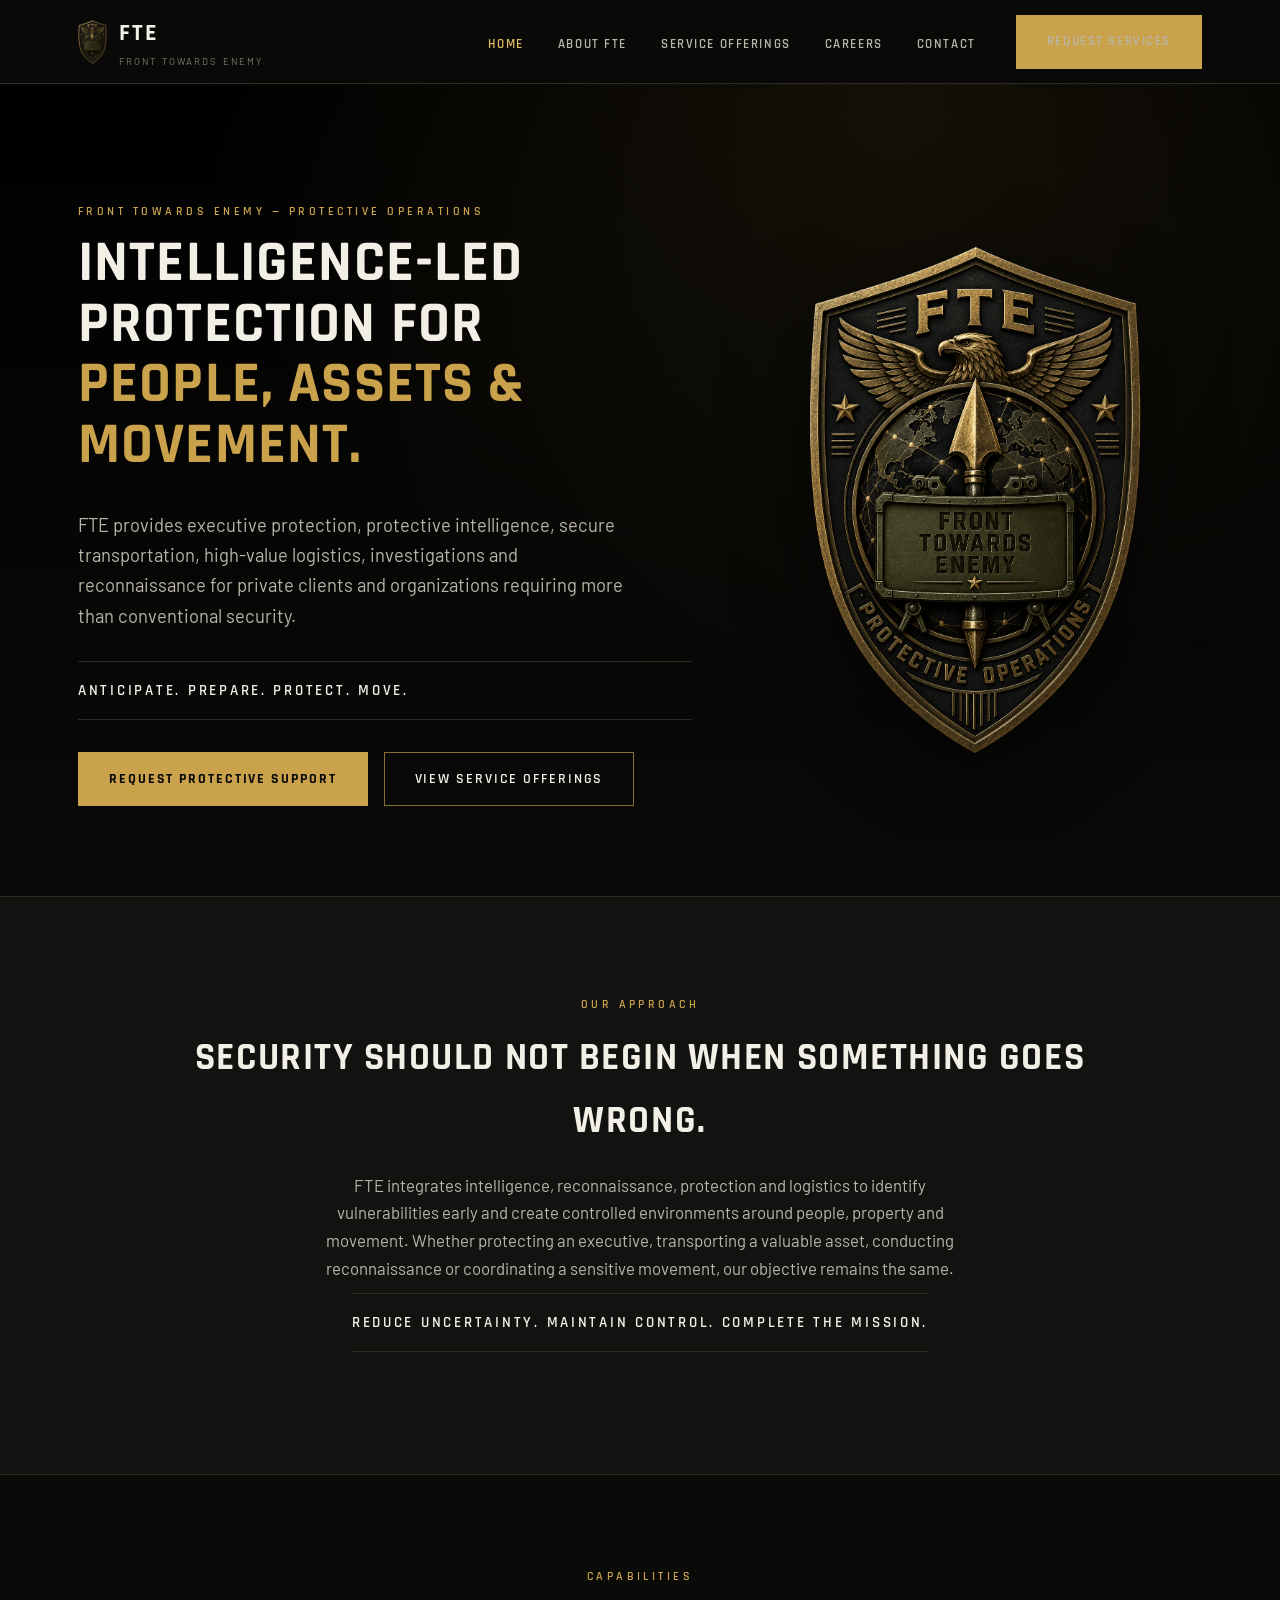
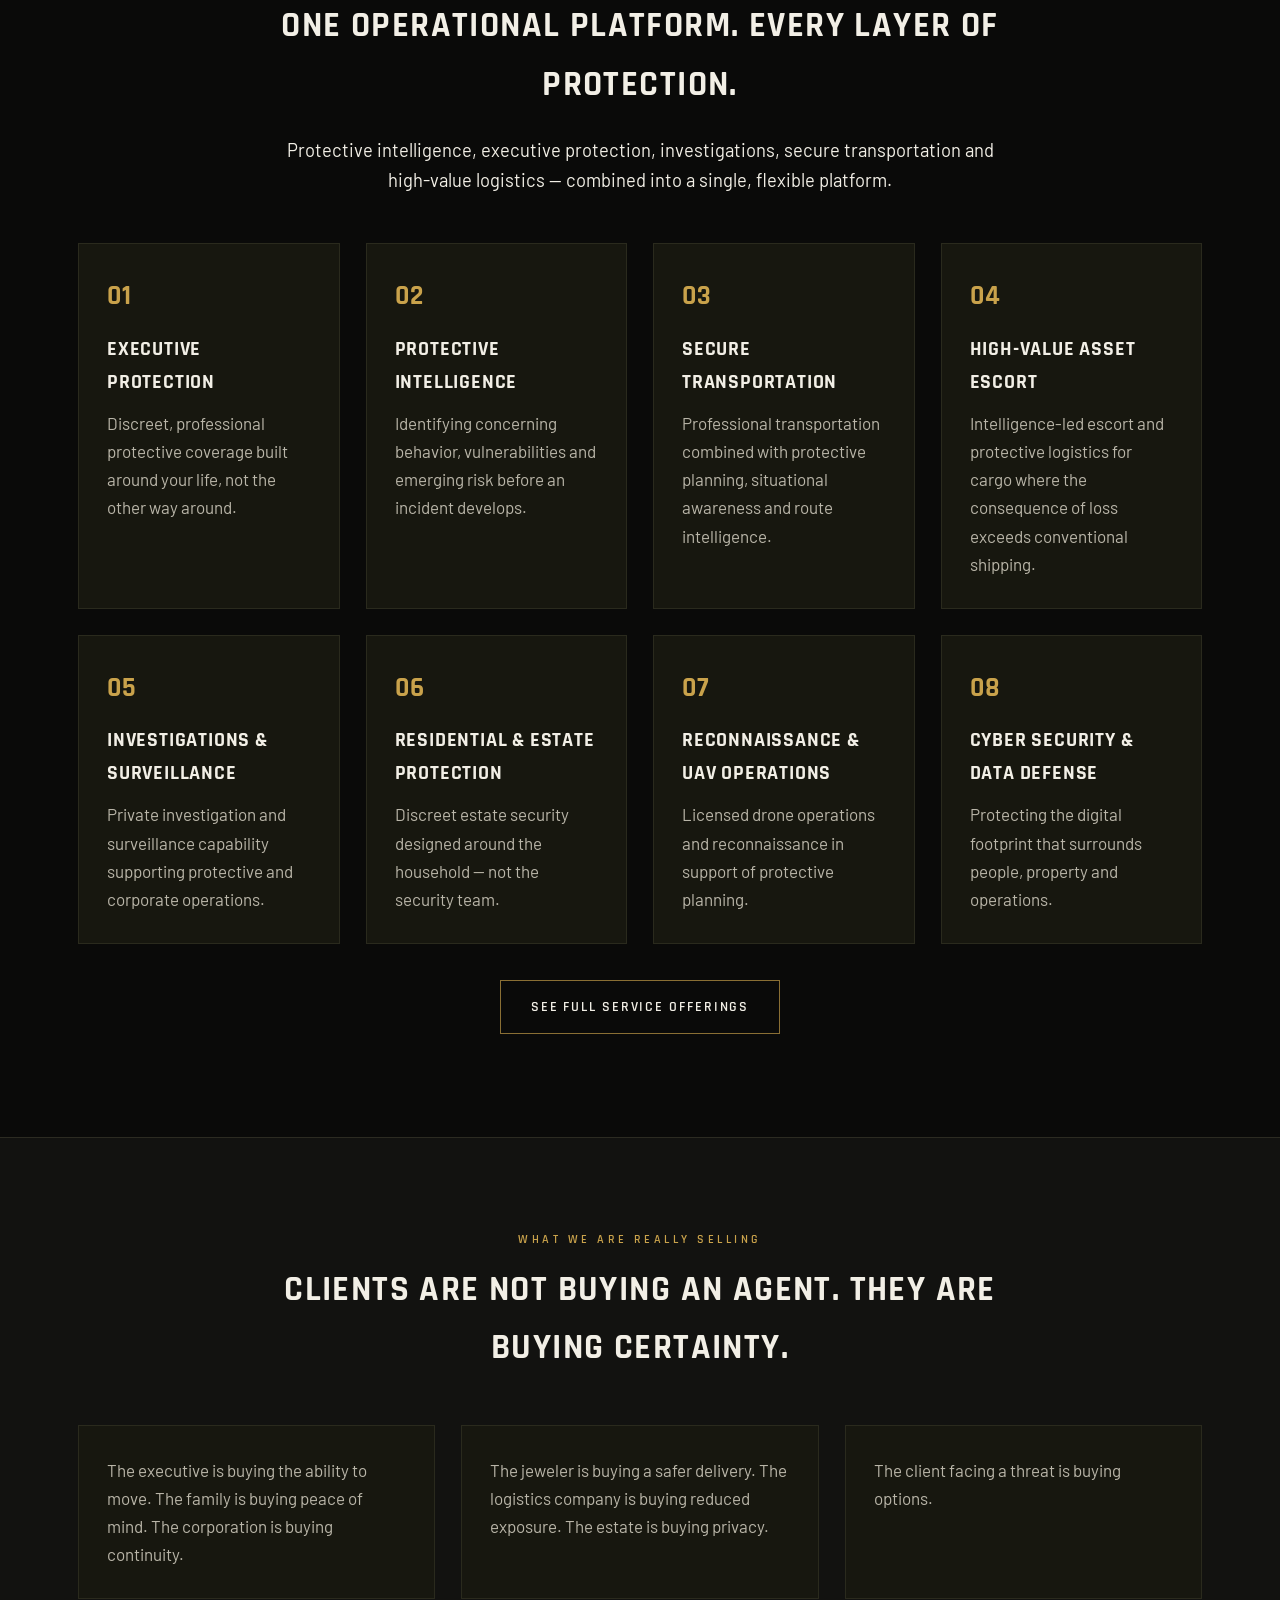
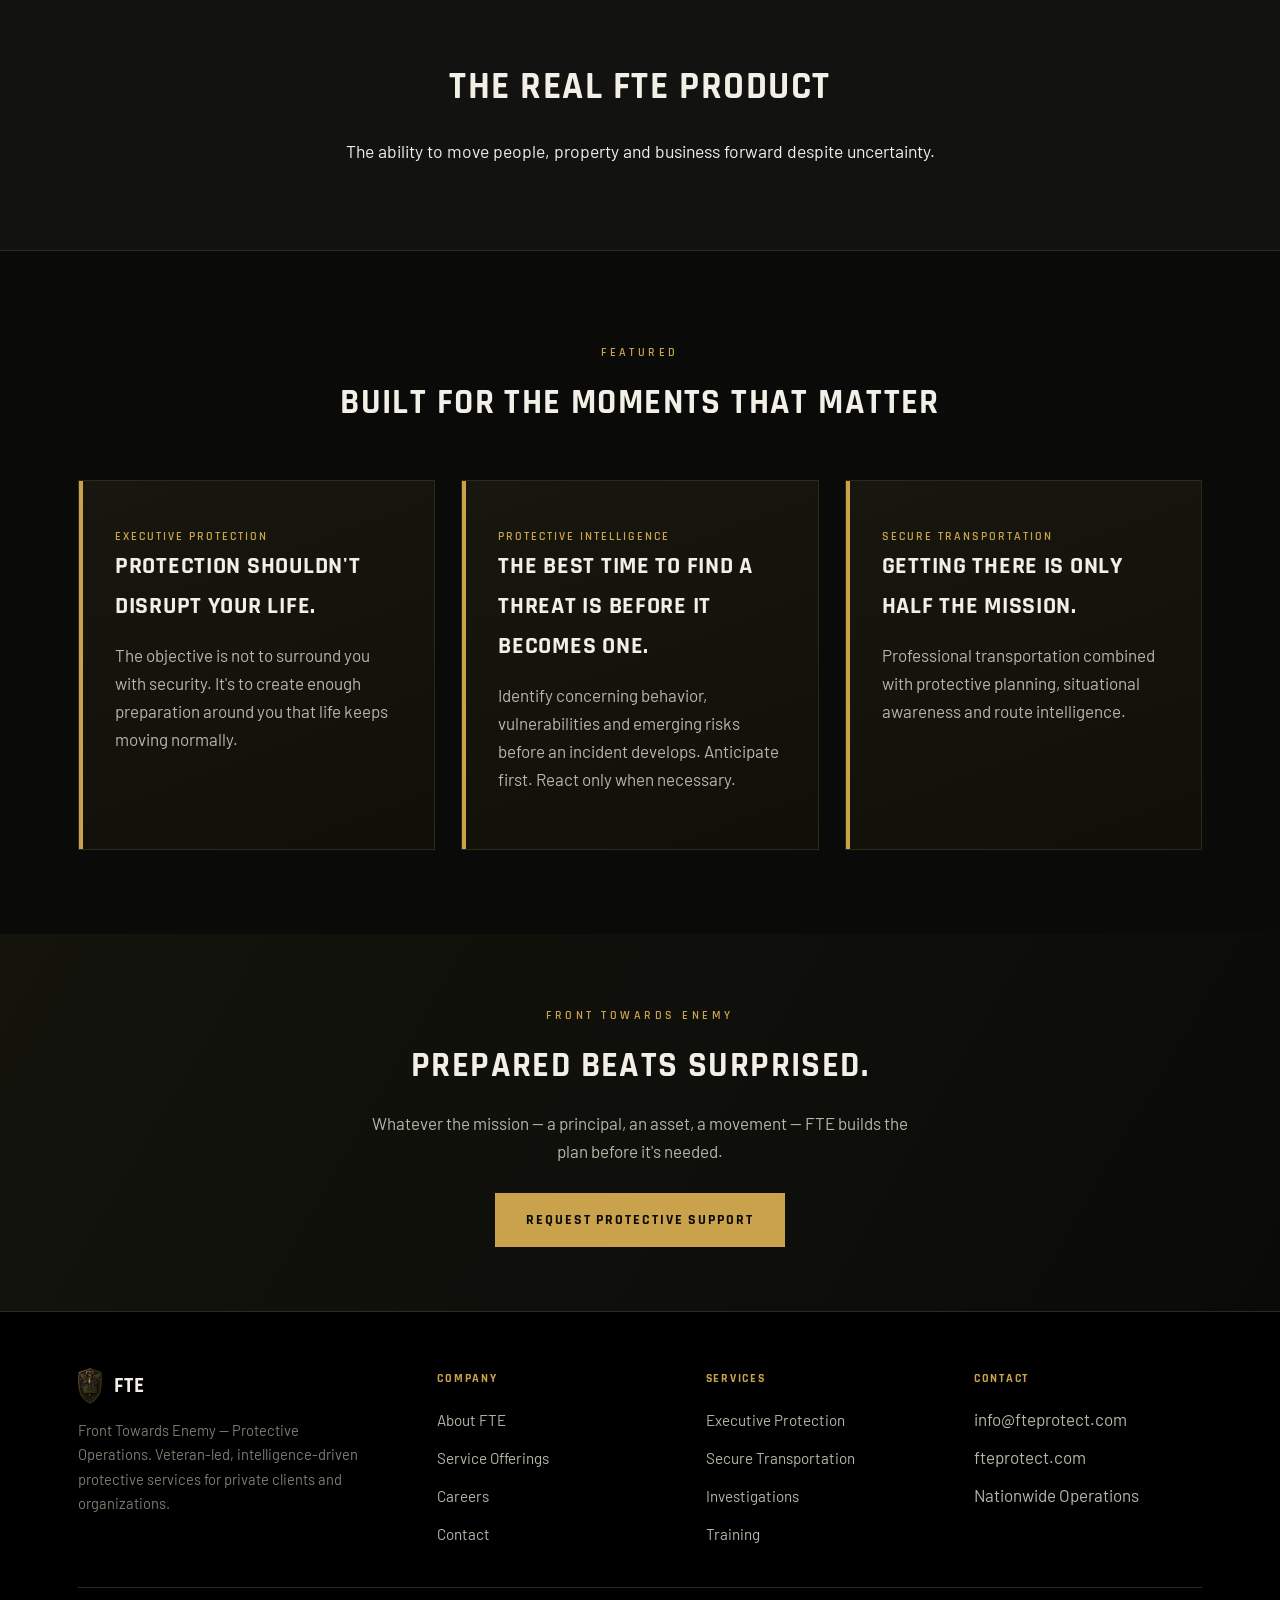
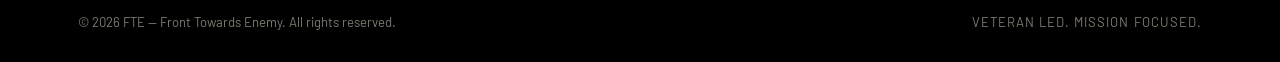
<file: index.html>
<!DOCTYPE html>
<html lang="en">
<head>
<meta charset="UTF-8">
<meta name="viewport" content="width=device-width, initial-scale=1.0">
<title>FTE — Front Towards Enemy | Intelligence-Led Protective Operations</title>
<meta name="description" content="FTE — Front Towards Enemy provides executive protection, protective intelligence, secure transportation, high-value logistics, investigations and reconnaissance for private clients and organizations.">
<link rel="preconnect" href="https://fonts.googleapis.com">
<link rel="preconnect" href="https://fonts.gstatic.com" crossorigin>
<link href="https://fonts.googleapis.com/css2?family=Rajdhani:wght@500;600;700&family=Barlow:wght@400;500;600&display=swap" rel="stylesheet">
<link rel="stylesheet" href="css/styles.css">
</head>
<body>

<header class="site-header">
  <div class="nav-wrap">
    <a href="index.html" class="brand">
      <img src="assets/images/fte-badge.png" alt="FTE Front Towards Enemy badge">
      <span>FTE<small>Front Towards Enemy</small></span>
    </a>
    <button class="nav-toggle" aria-label="Toggle navigation">☰</button>
    <ul class="nav-links">
      <li><a href="index.html" class="active">Home</a></li>
      <li><a href="about.html">About FTE</a></li>
      <li><a href="services.html">Service Offerings</a></li>
      <li><a href="careers.html">Careers</a></li>
      <li><a href="contact.html">Contact</a></li>
      <li><a href="contact.html" class="btn btn-primary">Request Services</a></li>
    </ul>
  </div>
</header>

<section class="hero">
  <div class="container hero-grid">
    <div>
      <span class="eyebrow">Front Towards Enemy — Protective Operations</span>
      <h1>Intelligence-Led Protection for <span>People, Assets &amp; Movement.</span></h1>
      <p class="hero-sub">FTE provides executive protection, protective intelligence, secure transportation, high-value logistics, investigations and reconnaissance for private clients and organizations requiring more than conventional security.</p>
      <div class="hero-tagline">Anticipate. Prepare. Protect. Move.</div>
      <div class="hero-cta">
        <a href="contact.html" class="btn btn-primary">Request Protective Support</a>
        <a href="services.html" class="btn btn-outline">View Service Offerings</a>
      </div>
    </div>
    <div class="hero-badge">
      <img src="assets/images/fte-badge.png" alt="FTE badge — Front Towards Enemy, Protective Operations">
    </div>
  </div>
</section>

<section class="statement">
  <div class="container">
    <span class="eyebrow">Our Approach</span>
    <h2>Security should not begin when something goes wrong.</h2>
    <p>FTE integrates intelligence, reconnaissance, protection and logistics to identify vulnerabilities early and create controlled environments around people, property and movement. Whether protecting an executive, transporting a valuable asset, conducting reconnaissance or coordinating a sensitive movement, our objective remains the same.</p>
    <div class="hero-tagline" style="display:inline-block; margin-top: 10px;">Reduce Uncertainty. Maintain Control. Complete the Mission.</div>
  </div>
</section>

<section class="section">
  <div class="container">
    <div class="section-head center">
      <span class="eyebrow">Capabilities</span>
      <h2>One Operational Platform. Every Layer of Protection.</h2>
      <p class="lede">Protective intelligence, executive protection, investigations, secure transportation and high-value logistics — combined into a single, flexible platform.</p>
    </div>
    <div class="grid grid-4">
      <div class="card">
        <div class="icon">01</div>
        <h3>Executive Protection</h3>
        <p>Discreet, professional protective coverage built around your life, not the other way around.</p>
      </div>
      <div class="card">
        <div class="icon">02</div>
        <h3>Protective Intelligence</h3>
        <p>Identifying concerning behavior, vulnerabilities and emerging risk before an incident develops.</p>
      </div>
      <div class="card">
        <div class="icon">03</div>
        <h3>Secure Transportation</h3>
        <p>Professional transportation combined with protective planning, situational awareness and route intelligence.</p>
      </div>
      <div class="card">
        <div class="icon">04</div>
        <h3>High-Value Asset Escort</h3>
        <p>Intelligence-led escort and protective logistics for cargo where the consequence of loss exceeds conventional shipping.</p>
      </div>
      <div class="card">
        <div class="icon">05</div>
        <h3>Investigations &amp; Surveillance</h3>
        <p>Private investigation and surveillance capability supporting protective and corporate operations.</p>
      </div>
      <div class="card">
        <div class="icon">06</div>
        <h3>Residential &amp; Estate Protection</h3>
        <p>Discreet estate security designed around the household — not the security team.</p>
      </div>
      <div class="card">
        <div class="icon">07</div>
        <h3>Reconnaissance &amp; UAV Operations</h3>
        <p>Licensed drone operations and reconnaissance in support of protective planning.</p>
      </div>
      <div class="card">
        <div class="icon">08</div>
        <h3>Cyber Security &amp; Data Defense</h3>
        <p>Protecting the digital footprint that surrounds people, property and operations.</p>
      </div>
    </div>
    <p class="text-center" style="margin-top:36px;"><a href="services.html" class="btn btn-outline">See Full Service Offerings</a></p>
  </div>
</section>

<section class="section section--panel">
  <div class="container">
    <div class="section-head center">
      <span class="eyebrow">What We Are Really Selling</span>
      <h2>Clients Are Not Buying an Agent. They Are Buying Certainty.</h2>
    </div>
    <div class="grid grid-3">
      <div class="card">
        <p>The executive is buying the ability to move. The family is buying peace of mind. The corporation is buying continuity.</p>
      </div>
      <div class="card">
        <p>The jeweler is buying a safer delivery. The logistics company is buying reduced exposure. The estate is buying privacy.</p>
      </div>
      <div class="card">
        <p>The client facing a threat is buying options.</p>
      </div>
    </div>
    <div class="statement" style="padding: 56px 0 0; border: none;">
      <h2 class="mt-0">The Real FTE Product</h2>
      <p style="font-size:1.1rem; color: var(--color-white);">The ability to move people, property and business forward despite uncertainty.</p>
    </div>
  </div>
</section>

<section class="section section--last">
  <div class="container">
    <div class="section-head center">
      <span class="eyebrow">Featured</span>
      <h2>Built for the Moments That Matter</h2>
    </div>
    <div class="grid grid-3">
      <div class="callout">
        <span class="sub">Executive Protection</span>
        <h3>Protection Shouldn't Disrupt Your Life.</h3>
        <p>The objective is not to surround you with security. It's to create enough preparation around you that life keeps moving normally.</p>
      </div>
      <div class="callout">
        <span class="sub">Protective Intelligence</span>
        <h3>The Best Time to Find a Threat Is Before It Becomes One.</h3>
        <p>Identify concerning behavior, vulnerabilities and emerging risks before an incident develops. Anticipate first. React only when necessary.</p>
      </div>
      <div class="callout">
        <span class="sub">Secure Transportation</span>
        <h3>Getting There Is Only Half the Mission.</h3>
        <p>Professional transportation combined with protective planning, situational awareness and route intelligence.</p>
      </div>
    </div>
  </div>
</section>

<section class="cta-band">
  <div class="container">
    <span class="eyebrow">Front Towards Enemy</span>
    <h2>Prepared Beats Surprised.</h2>
    <p>Whatever the mission — a principal, an asset, a movement — FTE builds the plan before it's needed.</p>
    <a href="contact.html" class="btn btn-primary">Request Protective Support</a>
  </div>
</section>

<footer class="site-footer">
  <div class="container">
    <div class="footer-grid">
      <div>
        <div class="footer-brand">
          <img src="assets/images/fte-badge.png" alt="FTE badge">
          <span>FTE</span>
        </div>
        <p class="footer-tag">Front Towards Enemy — Protective Operations. Veteran-led, intelligence-driven protective services for private clients and organizations.</p>
      </div>
      <div class="footer-col">
        <h4>Company</h4>
        <ul>
          <li><a href="about.html">About FTE</a></li>
          <li><a href="services.html">Service Offerings</a></li>
          <li><a href="careers.html">Careers</a></li>
          <li><a href="contact.html">Contact</a></li>
        </ul>
      </div>
      <div class="footer-col">
        <h4>Services</h4>
        <ul>
          <li><a href="services.html">Executive Protection</a></li>
          <li><a href="services.html">Secure Transportation</a></li>
          <li><a href="services.html">Investigations</a></li>
          <li><a href="services.html">Training</a></li>
        </ul>
      </div>
      <div class="footer-col">
        <h4>Contact</h4>
        <ul>
          <li>info@fteprotect.com</li>
          <li>fteprotect.com</li>
          <li>Nationwide Operations</li>
        </ul>
      </div>
    </div>
    <div class="footer-bottom">
      <span>&copy; 2026 FTE — Front Towards Enemy. All rights reserved.</span>
      <span class="flags">Veteran Led. Mission Focused.</span>
    </div>
  </div>
</footer>

<script src="js/main.js"></script>
</body>
</html>
</file>
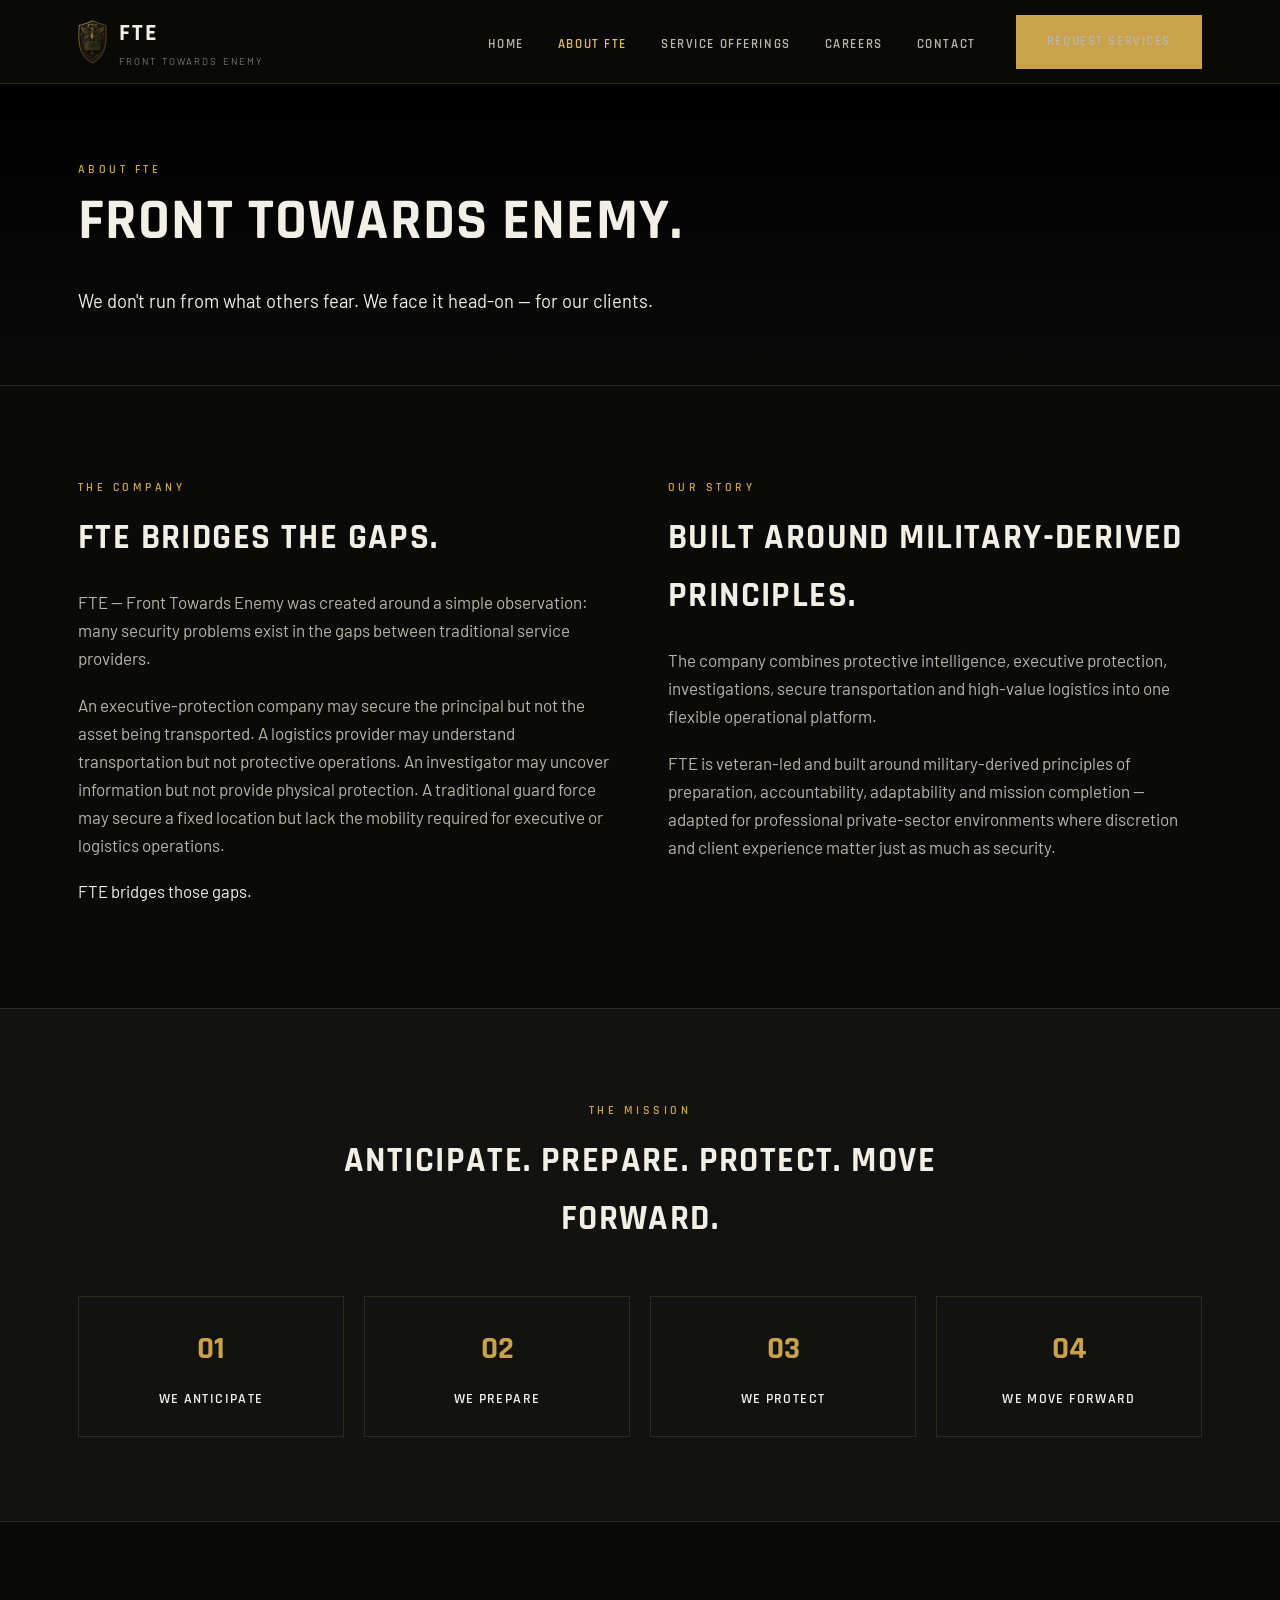
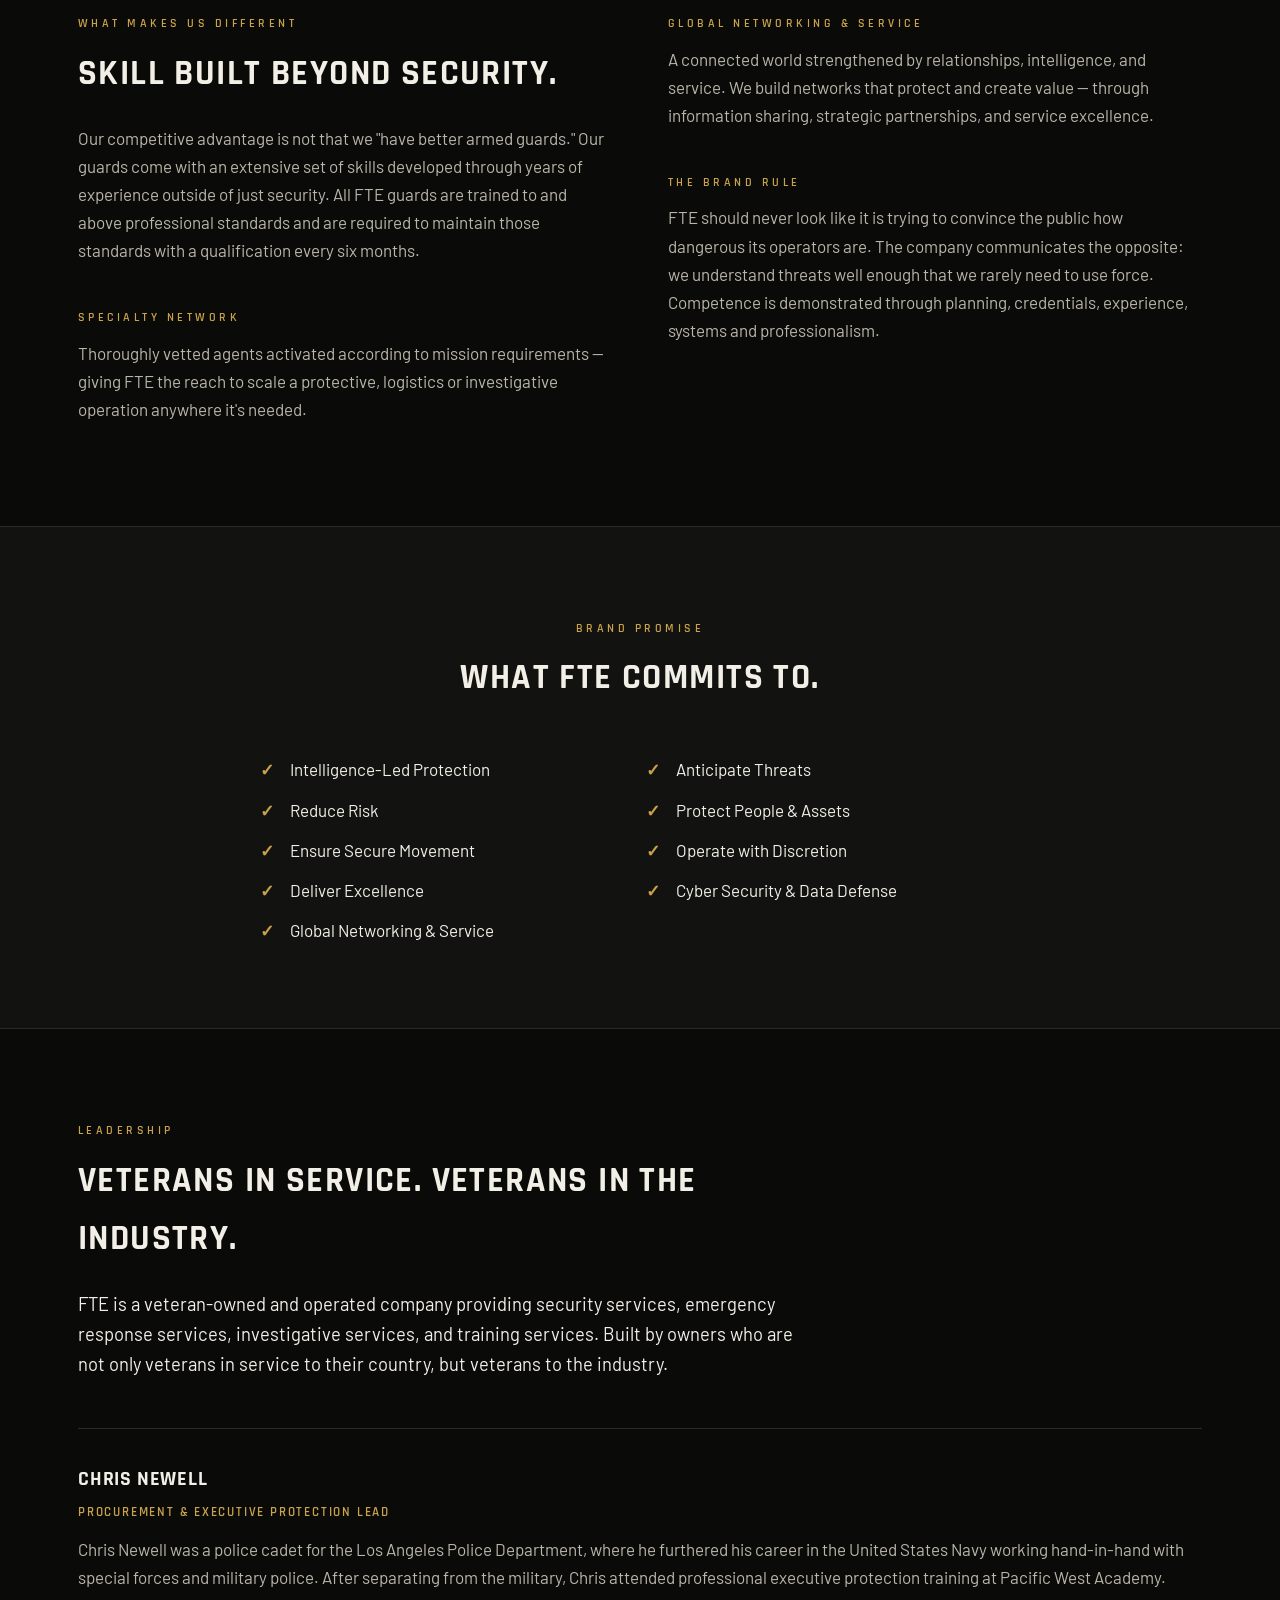
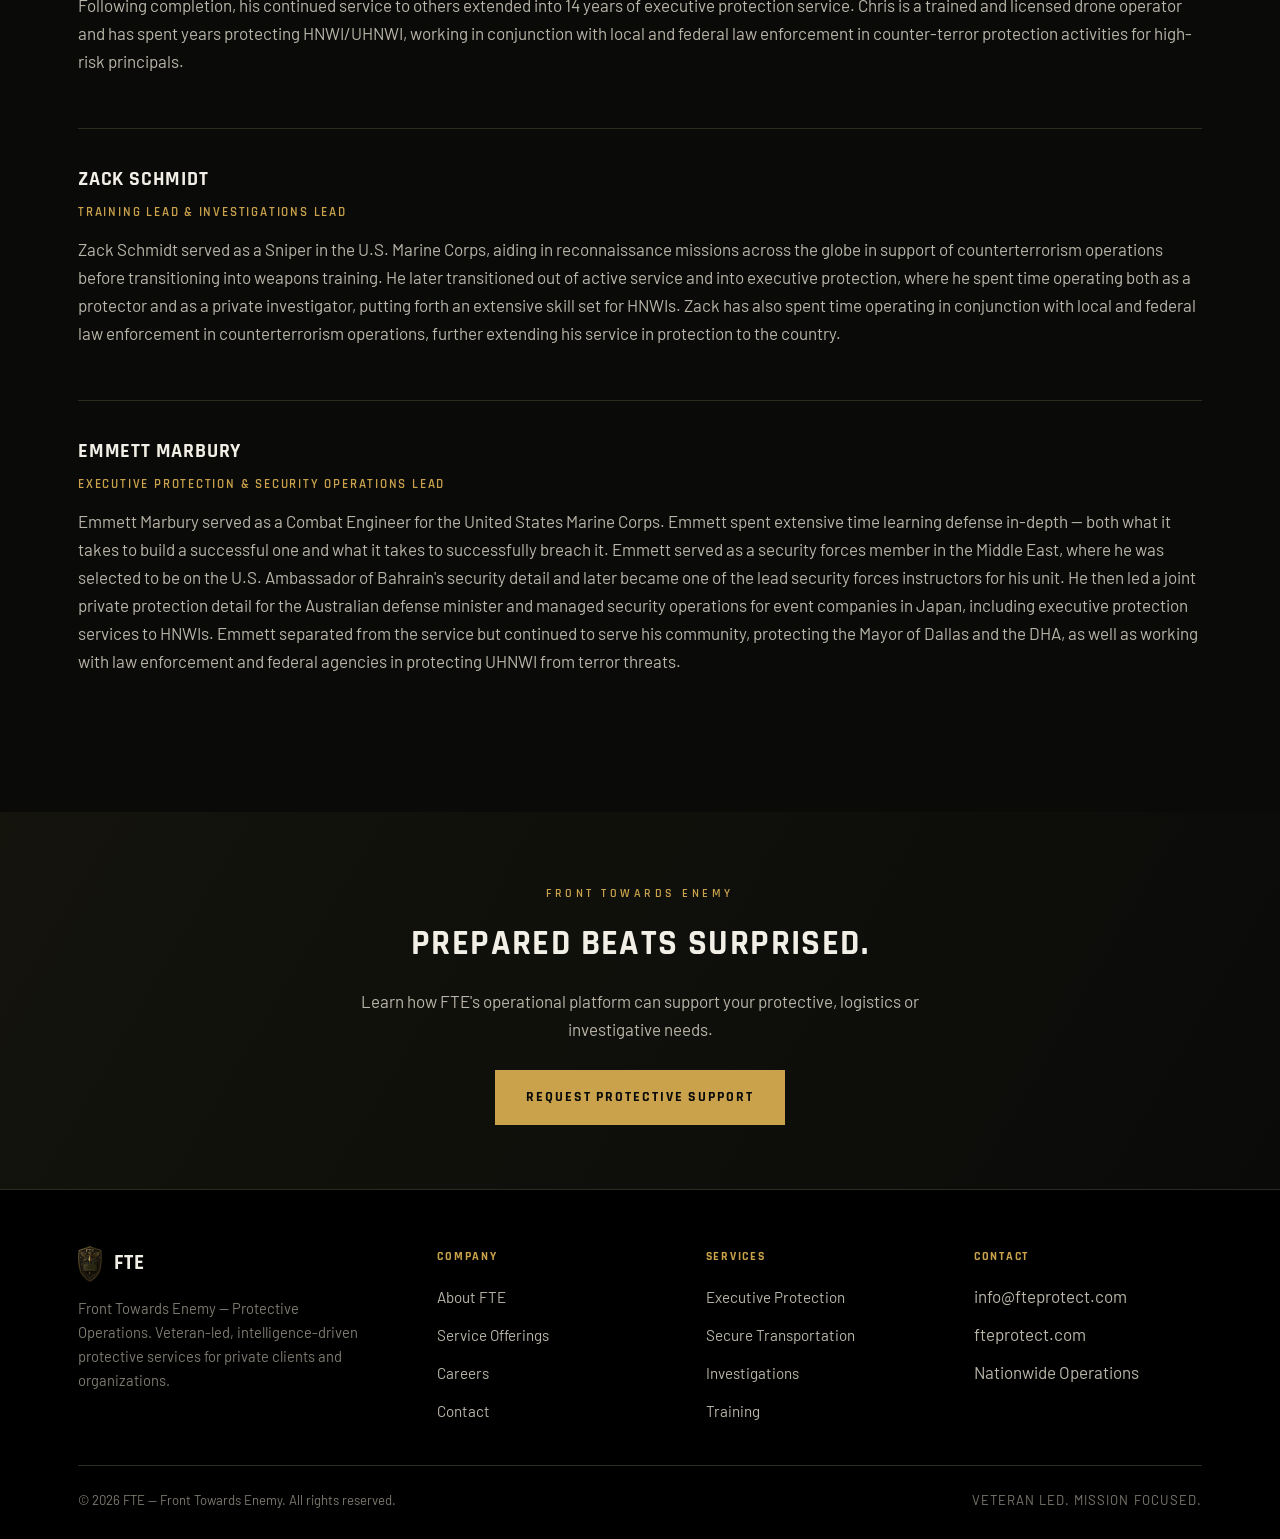
<file: about.html>
<!DOCTYPE html>
<html lang="en">
<head>
<meta charset="UTF-8">
<meta name="viewport" content="width=device-width, initial-scale=1.0">
<title>About FTE | Front Towards Enemy</title>
<meta name="description" content="FTE — Front Towards Enemy is a veteran-led protective services company bridging the gaps between executive protection, logistics, investigations and security.">
<link rel="preconnect" href="https://fonts.googleapis.com">
<link rel="preconnect" href="https://fonts.gstatic.com" crossorigin>
<link href="https://fonts.googleapis.com/css2?family=Rajdhani:wght@500;600;700&family=Barlow:wght@400;500;600&display=swap" rel="stylesheet">
<link rel="stylesheet" href="css/styles.css">
</head>
<body>

<header class="site-header">
  <div class="nav-wrap">
    <a href="index.html" class="brand">
      <img src="assets/images/fte-badge.png" alt="FTE Front Towards Enemy badge">
      <span>FTE<small>Front Towards Enemy</small></span>
    </a>
    <button class="nav-toggle" aria-label="Toggle navigation">☰</button>
    <ul class="nav-links">
      <li><a href="index.html">Home</a></li>
      <li><a href="about.html" class="active">About FTE</a></li>
      <li><a href="services.html">Service Offerings</a></li>
      <li><a href="careers.html">Careers</a></li>
      <li><a href="contact.html">Contact</a></li>
      <li><a href="contact.html" class="btn btn-primary">Request Services</a></li>
    </ul>
  </div>
</header>

<section class="page-header">
  <div class="container">
    <span class="eyebrow">About FTE</span>
    <h1>Front Towards Enemy.</h1>
    <p class="lede">We don't run from what others fear. We face it head-on — for our clients.</p>
  </div>
</section>

<section class="section">
  <div class="container">
    <div class="grid grid-2" style="align-items:start; gap:56px;">
      <div>
        <span class="eyebrow">The Company</span>
        <h2>FTE Bridges the Gaps.</h2>
        <p>FTE — Front Towards Enemy was created around a simple observation: many security problems exist in the gaps between traditional service providers.</p>
        <p>An executive-protection company may secure the principal but not the asset being transported. A logistics provider may understand transportation but not protective operations. An investigator may uncover information but not provide physical protection. A traditional guard force may secure a fixed location but lack the mobility required for executive or logistics operations.</p>
        <p style="color: var(--color-white); font-size: 1.05rem;">FTE bridges those gaps.</p>
      </div>
      <div>
        <span class="eyebrow">Our Story</span>
        <h2>Built Around Military-Derived Principles.</h2>
        <p>The company combines protective intelligence, executive protection, investigations, secure transportation and high-value logistics into one flexible operational platform.</p>
        <p>FTE is veteran-led and built around military-derived principles of preparation, accountability, adaptability and mission completion — adapted for professional private-sector environments where discretion and client experience matter just as much as security.</p>
      </div>
    </div>
  </div>
</section>

<section class="section section--panel">
  <div class="container">
    <div class="section-head center">
      <span class="eyebrow">The Mission</span>
      <h2>Anticipate. Prepare. Protect. Move Forward.</h2>
    </div>
    <div class="steps">
      <div class="step"><span class="num">01</span><span class="label">We Anticipate</span></div>
      <div class="step"><span class="num">02</span><span class="label">We Prepare</span></div>
      <div class="step"><span class="num">03</span><span class="label">We Protect</span></div>
      <div class="step"><span class="num">04</span><span class="label">We Move Forward</span></div>
    </div>
  </div>
</section>

<section class="section">
  <div class="container">
    <div class="grid grid-2" style="gap:56px;">
      <div>
        <span class="eyebrow">What Makes Us Different</span>
        <h2>Skill Built Beyond Security.</h2>
        <p>Our competitive advantage is not that we "have better armed guards." Our guards come with an extensive set of skills developed through years of experience outside of just security. All FTE guards are trained to and above professional standards and are required to maintain those standards with a qualification every six months.</p>
        <span class="eyebrow" style="margin-top:24px;">Specialty Network</span>
        <p>Thoroughly vetted agents activated according to mission requirements — giving FTE the reach to scale a protective, logistics or investigative operation anywhere it's needed.</p>
      </div>
      <div>
        <span class="eyebrow">Global Networking &amp; Service</span>
        <p>A connected world strengthened by relationships, intelligence, and service. We build networks that protect and create value — through information sharing, strategic partnerships, and service excellence.</p>
        <span class="eyebrow" style="margin-top:24px;">The Brand Rule</span>
        <p>FTE should never look like it is trying to convince the public how dangerous its operators are. The company communicates the opposite: we understand threats well enough that we rarely need to use force. Competence is demonstrated through planning, credentials, experience, systems and professionalism.</p>
      </div>
    </div>
  </div>
</section>

<section class="section section--panel">
  <div class="container">
    <div class="section-head center">
      <span class="eyebrow">Brand Promise</span>
      <h2>What FTE Commits To.</h2>
    </div>
    <ul class="check-list" style="max-width: 760px; margin: 0 auto; grid-template-columns: 1fr 1fr; display: grid;">
      <li>Intelligence-Led Protection</li>
      <li>Anticipate Threats</li>
      <li>Reduce Risk</li>
      <li>Protect People &amp; Assets</li>
      <li>Ensure Secure Movement</li>
      <li>Operate with Discretion</li>
      <li>Deliver Excellence</li>
      <li>Cyber Security &amp; Data Defense</li>
      <li>Global Networking &amp; Service</li>
    </ul>
  </div>
</section>

<section class="section section--last">
  <div class="container">
    <div class="section-head">
      <span class="eyebrow">Leadership</span>
      <h2>Veterans in Service. Veterans in the Industry.</h2>
      <p class="lede">FTE is a veteran-owned and operated company providing security services, emergency response services, investigative services, and training services. Built by owners who are not only veterans in service to their country, but veterans to the industry.</p>
    </div>

    <div class="bio">
      <h3>Chris Newell</h3>
      <span class="role">Procurement &amp; Executive Protection Lead</span>
      <p>Chris Newell was a police cadet for the Los Angeles Police Department, where he furthered his career in the United States Navy working hand-in-hand with special forces and military police. After separating from the military, Chris attended professional executive protection training at Pacific West Academy. Following completion, his continued service to others extended into 14 years of executive protection service. Chris is a trained and licensed drone operator and has spent years protecting HNWI/UHNWI, working in conjunction with local and federal law enforcement in counter-terror protection activities for high-risk principals.</p>
    </div>

    <div class="bio">
      <h3>Zack Schmidt</h3>
      <span class="role">Training Lead &amp; Investigations Lead</span>
      <p>Zack Schmidt served as a Sniper in the U.S. Marine Corps, aiding in reconnaissance missions across the globe in support of counterterrorism operations before transitioning into weapons training. He later transitioned out of active service and into executive protection, where he spent time operating both as a protector and as a private investigator, putting forth an extensive skill set for HNWIs. Zack has also spent time operating in conjunction with local and federal law enforcement in counterterrorism operations, further extending his service in protection to the country.</p>
    </div>

    <div class="bio">
      <h3>Emmett Marbury</h3>
      <span class="role">Executive Protection &amp; Security Operations Lead</span>
      <p>Emmett Marbury served as a Combat Engineer for the United States Marine Corps. Emmett spent extensive time learning defense in-depth — both what it takes to build a successful one and what it takes to successfully breach it. Emmett served as a security forces member in the Middle East, where he was selected to be on the U.S. Ambassador of Bahrain's security detail and later became one of the lead security forces instructors for his unit. He then led a joint private protection detail for the Australian defense minister and managed security operations for event companies in Japan, including executive protection services to HNWIs. Emmett separated from the service but continued to serve his community, protecting the Mayor of Dallas and the DHA, as well as working with law enforcement and federal agencies in protecting UHNWI from terror threats.</p>
    </div>
  </div>
</section>

<section class="cta-band">
  <div class="container">
    <span class="eyebrow">Front Towards Enemy</span>
    <h2>Prepared Beats Surprised.</h2>
    <p>Learn how FTE's operational platform can support your protective, logistics or investigative needs.</p>
    <a href="contact.html" class="btn btn-primary">Request Protective Support</a>
  </div>
</section>

<footer class="site-footer">
  <div class="container">
    <div class="footer-grid">
      <div>
        <div class="footer-brand">
          <img src="assets/images/fte-badge.png" alt="FTE badge">
          <span>FTE</span>
        </div>
        <p class="footer-tag">Front Towards Enemy — Protective Operations. Veteran-led, intelligence-driven protective services for private clients and organizations.</p>
      </div>
      <div class="footer-col">
        <h4>Company</h4>
        <ul>
          <li><a href="about.html">About FTE</a></li>
          <li><a href="services.html">Service Offerings</a></li>
          <li><a href="careers.html">Careers</a></li>
          <li><a href="contact.html">Contact</a></li>
        </ul>
      </div>
      <div class="footer-col">
        <h4>Services</h4>
        <ul>
          <li><a href="services.html">Executive Protection</a></li>
          <li><a href="services.html">Secure Transportation</a></li>
          <li><a href="services.html">Investigations</a></li>
          <li><a href="services.html">Training</a></li>
        </ul>
      </div>
      <div class="footer-col">
        <h4>Contact</h4>
        <ul>
          <li>info@fteprotect.com</li>
          <li>fteprotect.com</li>
          <li>Nationwide Operations</li>
        </ul>
      </div>
    </div>
    <div class="footer-bottom">
      <span>&copy; 2026 FTE — Front Towards Enemy. All rights reserved.</span>
      <span class="flags">Veteran Led. Mission Focused.</span>
    </div>
  </div>
</footer>

<script src="js/main.js"></script>
</body>
</html>
</file>
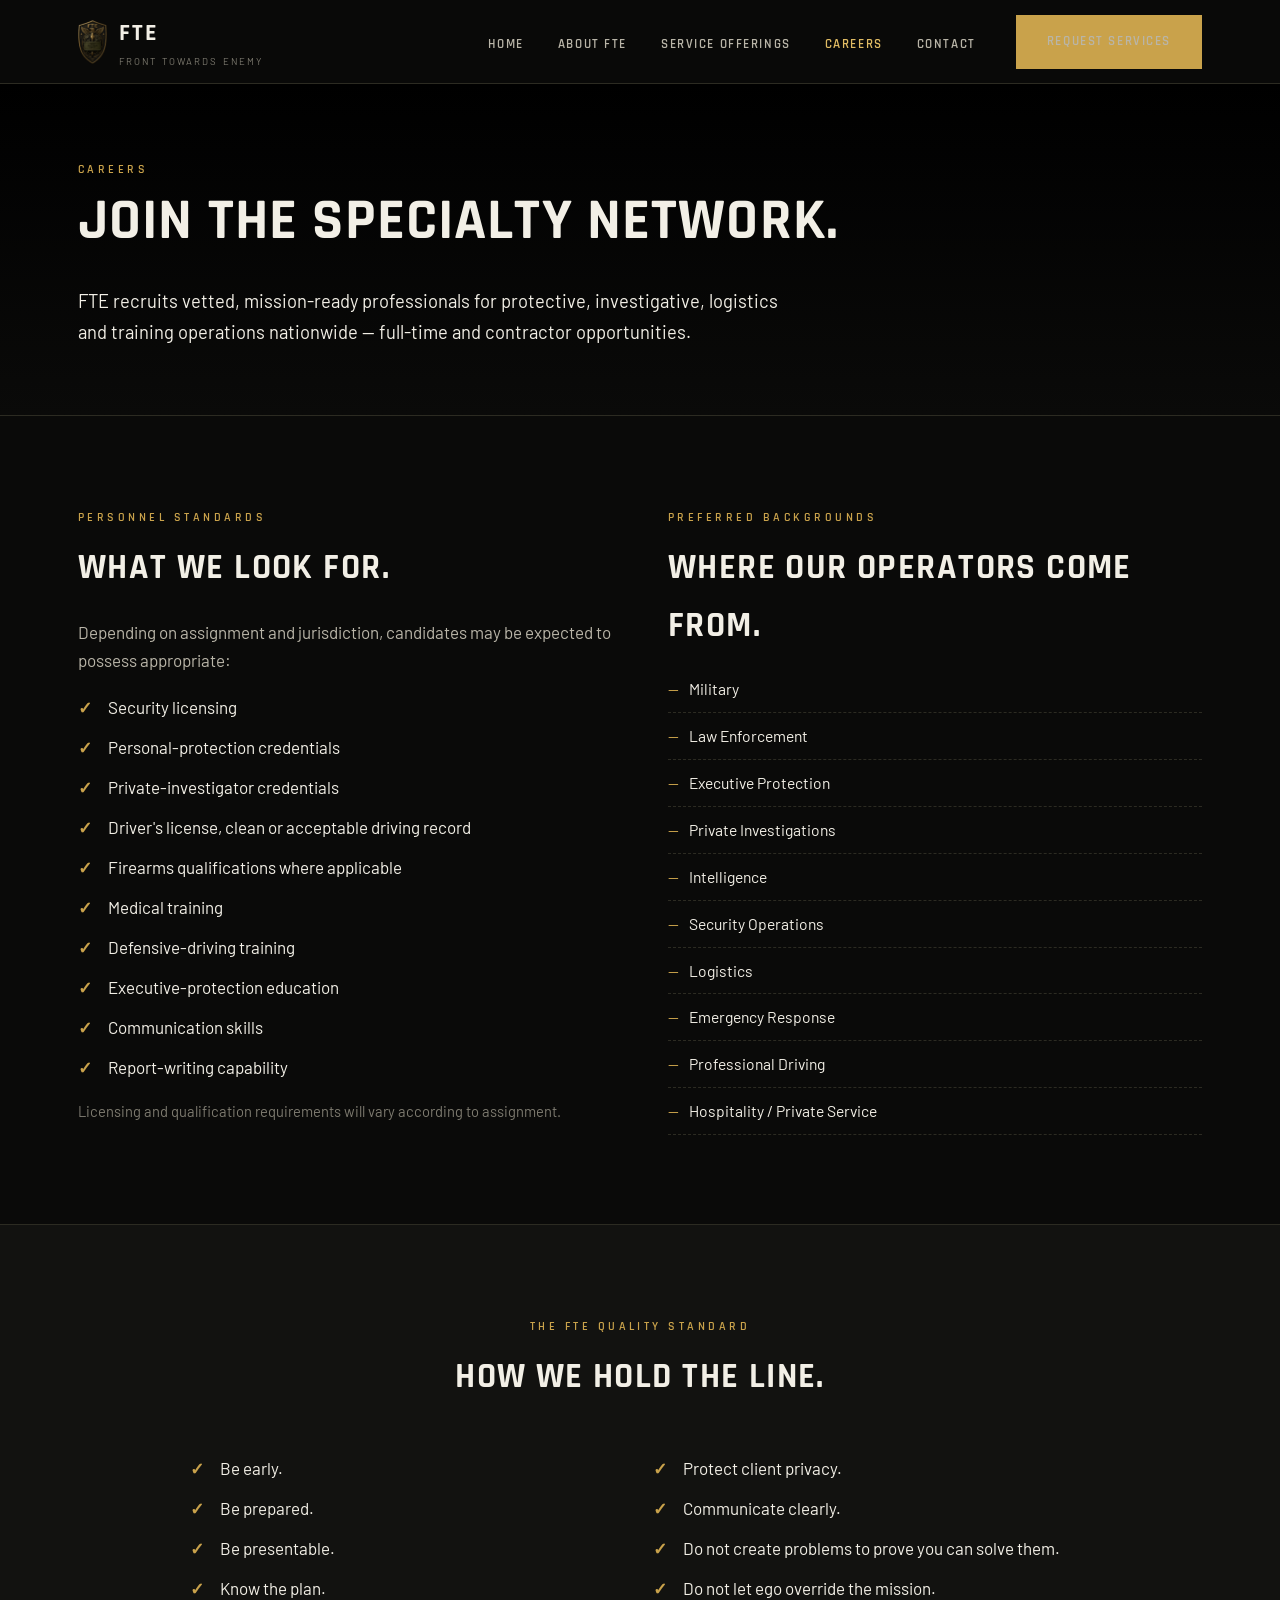
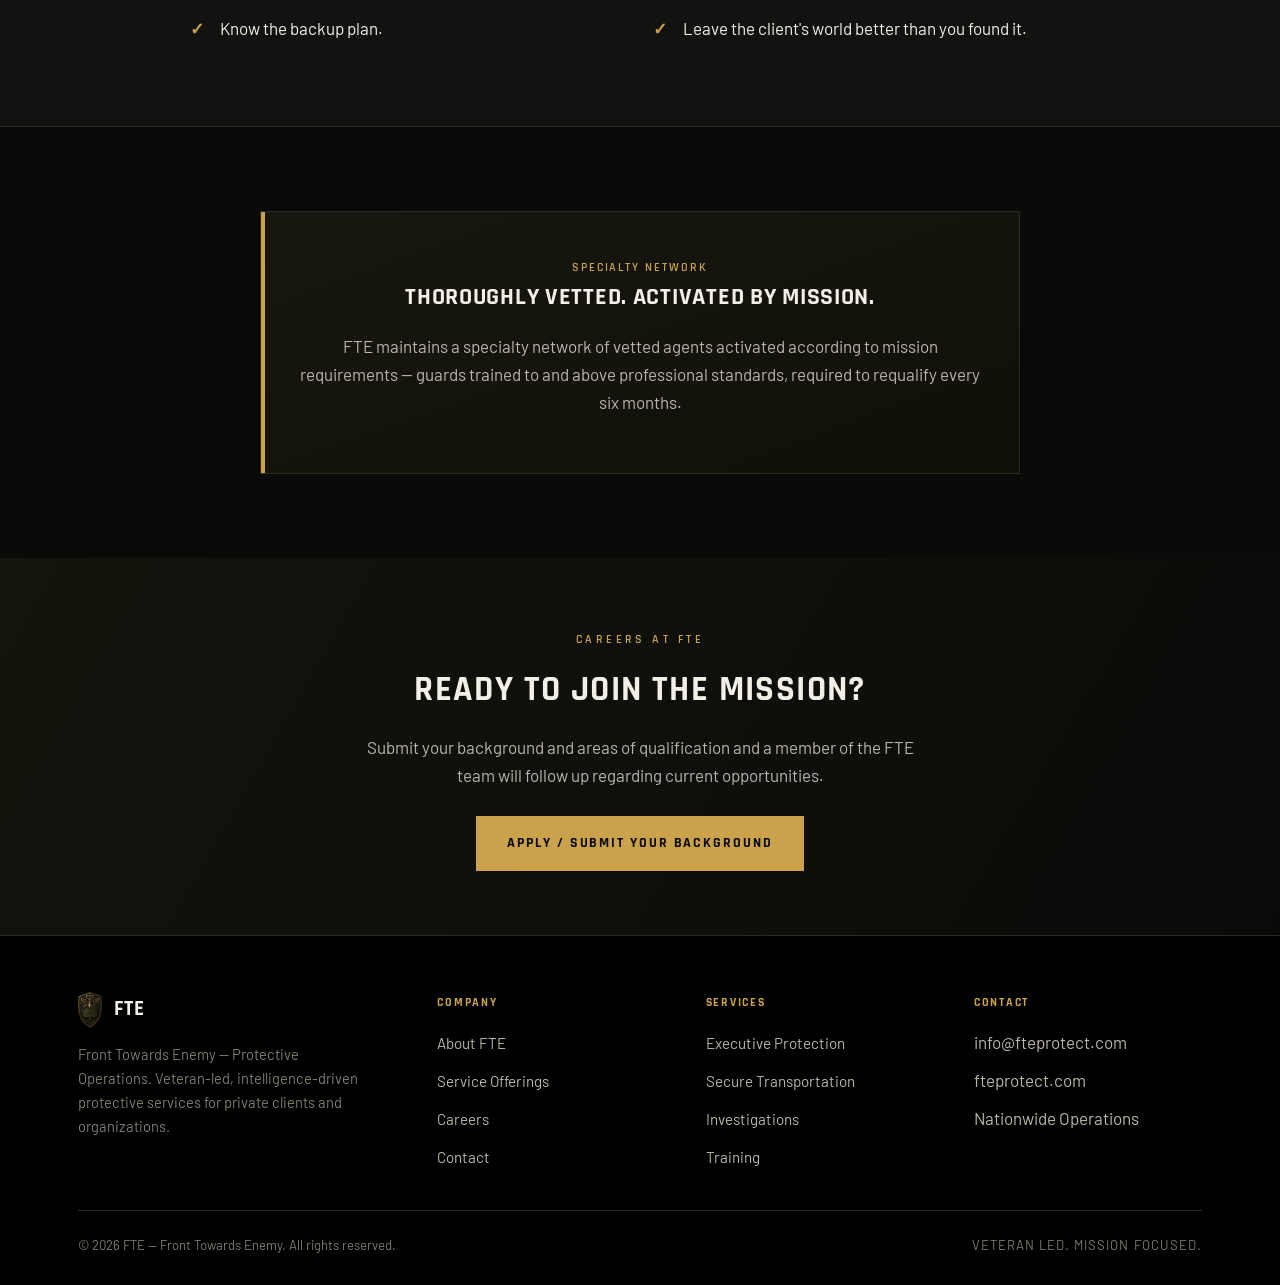
<file: careers.html>
<!DOCTYPE html>
<html lang="en">
<head>
<meta charset="UTF-8">
<meta name="viewport" content="width=device-width, initial-scale=1.0">
<title>Careers | FTE — Front Towards Enemy</title>
<meta name="description" content="Recruiting and contractor opportunities with FTE — Front Towards Enemy. Personnel standards, preferred backgrounds and the FTE quality standard.">
<link rel="preconnect" href="https://fonts.googleapis.com">
<link rel="preconnect" href="https://fonts.gstatic.com" crossorigin>
<link href="https://fonts.googleapis.com/css2?family=Rajdhani:wght@500;600;700&family=Barlow:wght@400;500;600&display=swap" rel="stylesheet">
<link rel="stylesheet" href="css/styles.css">
</head>
<body>

<header class="site-header">
  <div class="nav-wrap">
    <a href="index.html" class="brand">
      <img src="assets/images/fte-badge.png" alt="FTE Front Towards Enemy badge">
      <span>FTE<small>Front Towards Enemy</small></span>
    </a>
    <button class="nav-toggle" aria-label="Toggle navigation">☰</button>
    <ul class="nav-links">
      <li><a href="index.html">Home</a></li>
      <li><a href="about.html">About FTE</a></li>
      <li><a href="services.html">Service Offerings</a></li>
      <li><a href="careers.html" class="active">Careers</a></li>
      <li><a href="contact.html">Contact</a></li>
      <li><a href="contact.html" class="btn btn-primary">Request Services</a></li>
    </ul>
  </div>
</header>

<section class="page-header">
  <div class="container">
    <span class="eyebrow">Careers</span>
    <h1>Join the Specialty Network.</h1>
    <p class="lede">FTE recruits vetted, mission-ready professionals for protective, investigative, logistics and training operations nationwide — full-time and contractor opportunities.</p>
  </div>
</section>

<section class="section">
  <div class="container">
    <div class="grid grid-2" style="gap:56px;">
      <div>
        <span class="eyebrow">Personnel Standards</span>
        <h2>What We Look For.</h2>
        <p>Depending on assignment and jurisdiction, candidates may be expected to possess appropriate:</p>
        <ul class="check-list">
          <li>Security licensing</li>
          <li>Personal-protection credentials</li>
          <li>Private-investigator credentials</li>
          <li>Driver's license, clean or acceptable driving record</li>
          <li>Firearms qualifications where applicable</li>
          <li>Medical training</li>
          <li>Defensive-driving training</li>
          <li>Executive-protection education</li>
          <li>Communication skills</li>
          <li>Report-writing capability</li>
        </ul>
        <p style="margin-top: 18px; color: var(--color-gray-dim); font-size: 0.92rem;">Licensing and qualification requirements will vary according to assignment.</p>
      </div>
      <div>
        <span class="eyebrow">Preferred Backgrounds</span>
        <h2>Where Our Operators Come From.</h2>
        <ul class="tag-list">
          <li>Military</li>
          <li>Law Enforcement</li>
          <li>Executive Protection</li>
          <li>Private Investigations</li>
          <li>Intelligence</li>
          <li>Security Operations</li>
          <li>Logistics</li>
          <li>Emergency Response</li>
          <li>Professional Driving</li>
          <li>Hospitality / Private Service</li>
        </ul>
      </div>
    </div>
  </div>
</section>

<section class="section section--panel">
  <div class="container">
    <div class="section-head center">
      <span class="eyebrow">The FTE Quality Standard</span>
      <h2>How We Hold the Line.</h2>
    </div>
    <div class="grid grid-2" style="max-width: 900px; margin: 0 auto;">
      <ul class="check-list">
        <li>Be early.</li>
        <li>Be prepared.</li>
        <li>Be presentable.</li>
        <li>Know the plan.</li>
        <li>Know the backup plan.</li>
      </ul>
      <ul class="check-list">
        <li>Protect client privacy.</li>
        <li>Communicate clearly.</li>
        <li>Do not create problems to prove you can solve them.</li>
        <li>Do not let ego override the mission.</li>
        <li>Leave the client's world better than you found it.</li>
      </ul>
    </div>
  </div>
</section>

<section class="section section--last">
  <div class="container">
    <div class="callout text-center" style="max-width: 760px; margin: 0 auto;">
      <span class="sub">Specialty Network</span>
      <h3>Thoroughly Vetted. Activated by Mission.</h3>
      <p>FTE maintains a specialty network of vetted agents activated according to mission requirements — guards trained to and above professional standards, required to requalify every six months.</p>
    </div>
  </div>
</section>

<section class="cta-band">
  <div class="container">
    <span class="eyebrow">Careers at FTE</span>
    <h2>Ready to Join the Mission?</h2>
    <p>Submit your background and areas of qualification and a member of the FTE team will follow up regarding current opportunities.</p>
    <a href="contact.html?inquiry=careers" class="btn btn-primary">Apply / Submit Your Background</a>
  </div>
</section>

<footer class="site-footer">
  <div class="container">
    <div class="footer-grid">
      <div>
        <div class="footer-brand">
          <img src="assets/images/fte-badge.png" alt="FTE badge">
          <span>FTE</span>
        </div>
        <p class="footer-tag">Front Towards Enemy — Protective Operations. Veteran-led, intelligence-driven protective services for private clients and organizations.</p>
      </div>
      <div class="footer-col">
        <h4>Company</h4>
        <ul>
          <li><a href="about.html">About FTE</a></li>
          <li><a href="services.html">Service Offerings</a></li>
          <li><a href="careers.html">Careers</a></li>
          <li><a href="contact.html">Contact</a></li>
        </ul>
      </div>
      <div class="footer-col">
        <h4>Services</h4>
        <ul>
          <li><a href="services.html">Executive Protection</a></li>
          <li><a href="services.html">Secure Transportation</a></li>
          <li><a href="services.html">Investigations</a></li>
          <li><a href="services.html">Training</a></li>
        </ul>
      </div>
      <div class="footer-col">
        <h4>Contact</h4>
        <ul>
          <li>info@fteprotect.com</li>
          <li>fteprotect.com</li>
          <li>Nationwide Operations</li>
        </ul>
      </div>
    </div>
    <div class="footer-bottom">
      <span>&copy; 2026 FTE — Front Towards Enemy. All rights reserved.</span>
      <span class="flags">Veteran Led. Mission Focused.</span>
    </div>
  </div>
</footer>

<script src="js/main.js"></script>
</body>
</html>
</file>
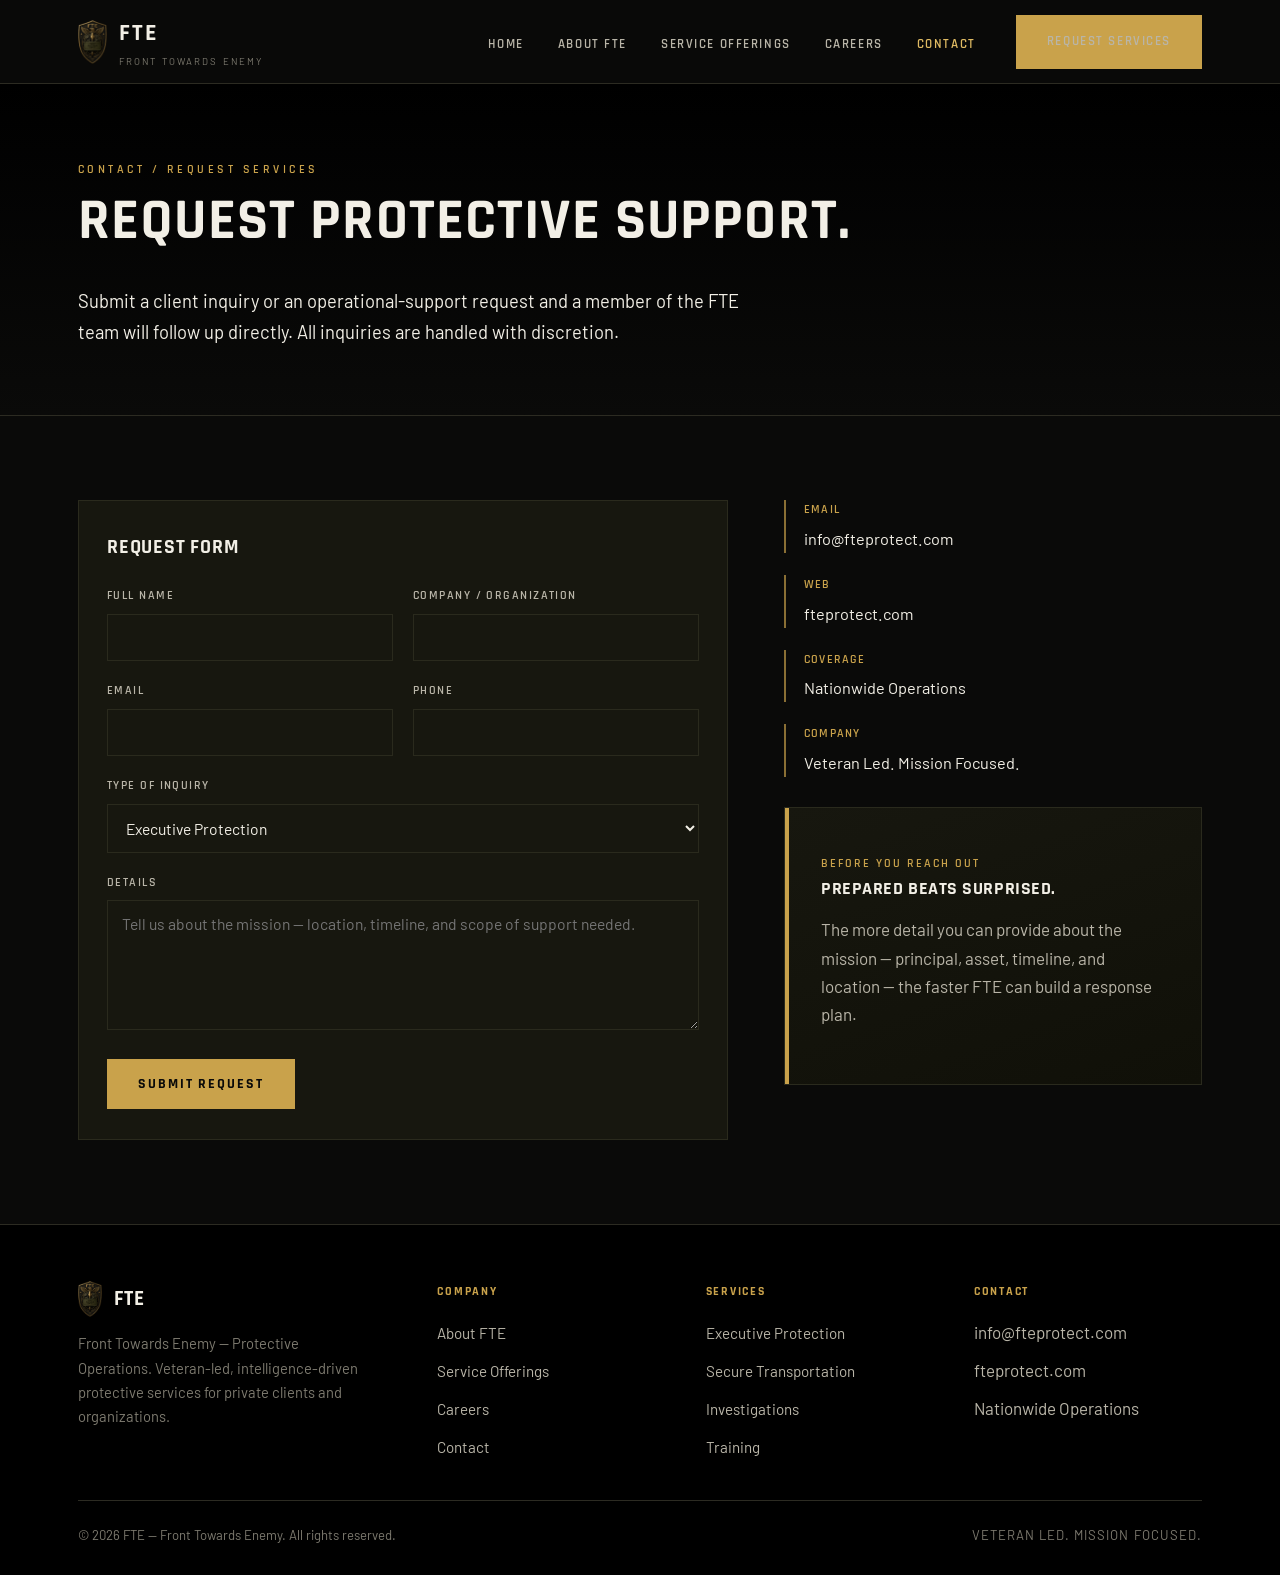
<file: contact.html>
<!DOCTYPE html>
<html lang="en">
<head>
<meta charset="UTF-8">
<meta name="viewport" content="width=device-width, initial-scale=1.0">
<title>Contact / Request Services | FTE — Front Towards Enemy</title>
<meta name="description" content="Request protective support or submit an operational-support inquiry to FTE — Front Towards Enemy.">
<link rel="preconnect" href="https://fonts.googleapis.com">
<link rel="preconnect" href="https://fonts.gstatic.com" crossorigin>
<link href="https://fonts.googleapis.com/css2?family=Rajdhani:wght@500;600;700&family=Barlow:wght@400;500;600&display=swap" rel="stylesheet">
<link rel="stylesheet" href="css/styles.css">
</head>
<body>

<header class="site-header">
  <div class="nav-wrap">
    <a href="index.html" class="brand">
      <img src="assets/images/fte-badge.png" alt="FTE Front Towards Enemy badge">
      <span>FTE<small>Front Towards Enemy</small></span>
    </a>
    <button class="nav-toggle" aria-label="Toggle navigation">☰</button>
    <ul class="nav-links">
      <li><a href="index.html">Home</a></li>
      <li><a href="about.html">About FTE</a></li>
      <li><a href="services.html">Service Offerings</a></li>
      <li><a href="careers.html">Careers</a></li>
      <li><a href="contact.html" class="active">Contact</a></li>
      <li><a href="contact.html" class="btn btn-primary">Request Services</a></li>
    </ul>
  </div>
</header>

<section class="page-header">
  <div class="container">
    <span class="eyebrow">Contact / Request Services</span>
    <h1>Request Protective Support.</h1>
    <p class="lede">Submit a client inquiry or an operational-support request and a member of the FTE team will follow up directly. All inquiries are handled with discretion.</p>
  </div>
</section>

<section class="section section--last">
  <div class="container">
    <div class="grid" style="grid-template-columns: 1.4fr 0.9fr; gap: 56px; align-items:start;">

      <div class="card">
        <h3 style="margin-bottom: 22px;">Request Form</h3>
        <form class="request-form" action="https://formspree.io/f/xdenjbdd" method="POST">
          <input type="hidden" name="_subject" value="New request from fteprotect.com">
          <div class="form-grid">
            <div>
              <label for="name">Full Name</label>
              <input type="text" id="name" name="name" required>
            </div>
            <div>
              <label for="org">Company / Organization</label>
              <input type="text" id="org" name="org">
            </div>
            <div>
              <label for="email">Email</label>
              <input type="email" id="email" name="email" required>
            </div>
            <div>
              <label for="phone">Phone</label>
              <input type="tel" id="phone" name="phone">
            </div>
            <div class="full">
              <label for="inquiry-type">Type of Inquiry</label>
              <select id="inquiry-type" name="inquiry-type">
                <option value="executive-protection">Executive Protection</option>
                <option value="secure-transportation">Secure Transportation</option>
                <option value="high-value-logistics">High-Value Logistics / Asset Escort</option>
                <option value="protective-intelligence">Protective Intelligence</option>
                <option value="investigations">Investigations</option>
                <option value="estate-protection">Residential / Estate Protection</option>
                <option value="training">Training</option>
                <option value="careers">Careers / Recruiting</option>
                <option value="other">Other</option>
              </select>
            </div>
            <div class="full">
              <label for="details">Details</label>
              <textarea id="details" name="details" placeholder="Tell us about the mission — location, timeline, and scope of support needed." required></textarea>
            </div>
          </div>
          <p class="form-status" style="display:none; color: var(--color-gold-bright); margin-top: 18px;"></p>
          <button type="submit" class="btn btn-primary" style="margin-top: 22px;">Submit Request</button>
        </form>
      </div>

      <div>
        <div class="contact-info">
          <div class="item">
            <span class="k">Email</span>
            <span class="v">info@fteprotect.com</span>
          </div>
          <div class="item">
            <span class="k">Web</span>
            <span class="v">fteprotect.com</span>
          </div>
          <div class="item">
            <span class="k">Coverage</span>
            <span class="v">Nationwide Operations</span>
          </div>
          <div class="item">
            <span class="k">Company</span>
            <span class="v">Veteran Led. Mission Focused.</span>
          </div>
        </div>
        <div class="callout" style="margin-top: 30px;">
          <span class="sub">Before You Reach Out</span>
          <h3 style="font-size:1.15rem;">Prepared Beats Surprised.</h3>
          <p>The more detail you can provide about the mission — principal, asset, timeline, and location — the faster FTE can build a response plan.</p>
        </div>
      </div>

    </div>
  </div>
</section>

<footer class="site-footer">
  <div class="container">
    <div class="footer-grid">
      <div>
        <div class="footer-brand">
          <img src="assets/images/fte-badge.png" alt="FTE badge">
          <span>FTE</span>
        </div>
        <p class="footer-tag">Front Towards Enemy — Protective Operations. Veteran-led, intelligence-driven protective services for private clients and organizations.</p>
      </div>
      <div class="footer-col">
        <h4>Company</h4>
        <ul>
          <li><a href="about.html">About FTE</a></li>
          <li><a href="services.html">Service Offerings</a></li>
          <li><a href="careers.html">Careers</a></li>
          <li><a href="contact.html">Contact</a></li>
        </ul>
      </div>
      <div class="footer-col">
        <h4>Services</h4>
        <ul>
          <li><a href="services.html">Executive Protection</a></li>
          <li><a href="services.html">Secure Transportation</a></li>
          <li><a href="services.html">Investigations</a></li>
          <li><a href="services.html">Training</a></li>
        </ul>
      </div>
      <div class="footer-col">
        <h4>Contact</h4>
        <ul>
          <li>info@fteprotect.com</li>
          <li>fteprotect.com</li>
          <li>Nationwide Operations</li>
        </ul>
      </div>
    </div>
    <div class="footer-bottom">
      <span>&copy; 2026 FTE — Front Towards Enemy. All rights reserved.</span>
      <span class="flags">Veteran Led. Mission Focused.</span>
    </div>
  </div>
</footer>

<script src="js/main.js"></script>
</body>
</html>
</file>
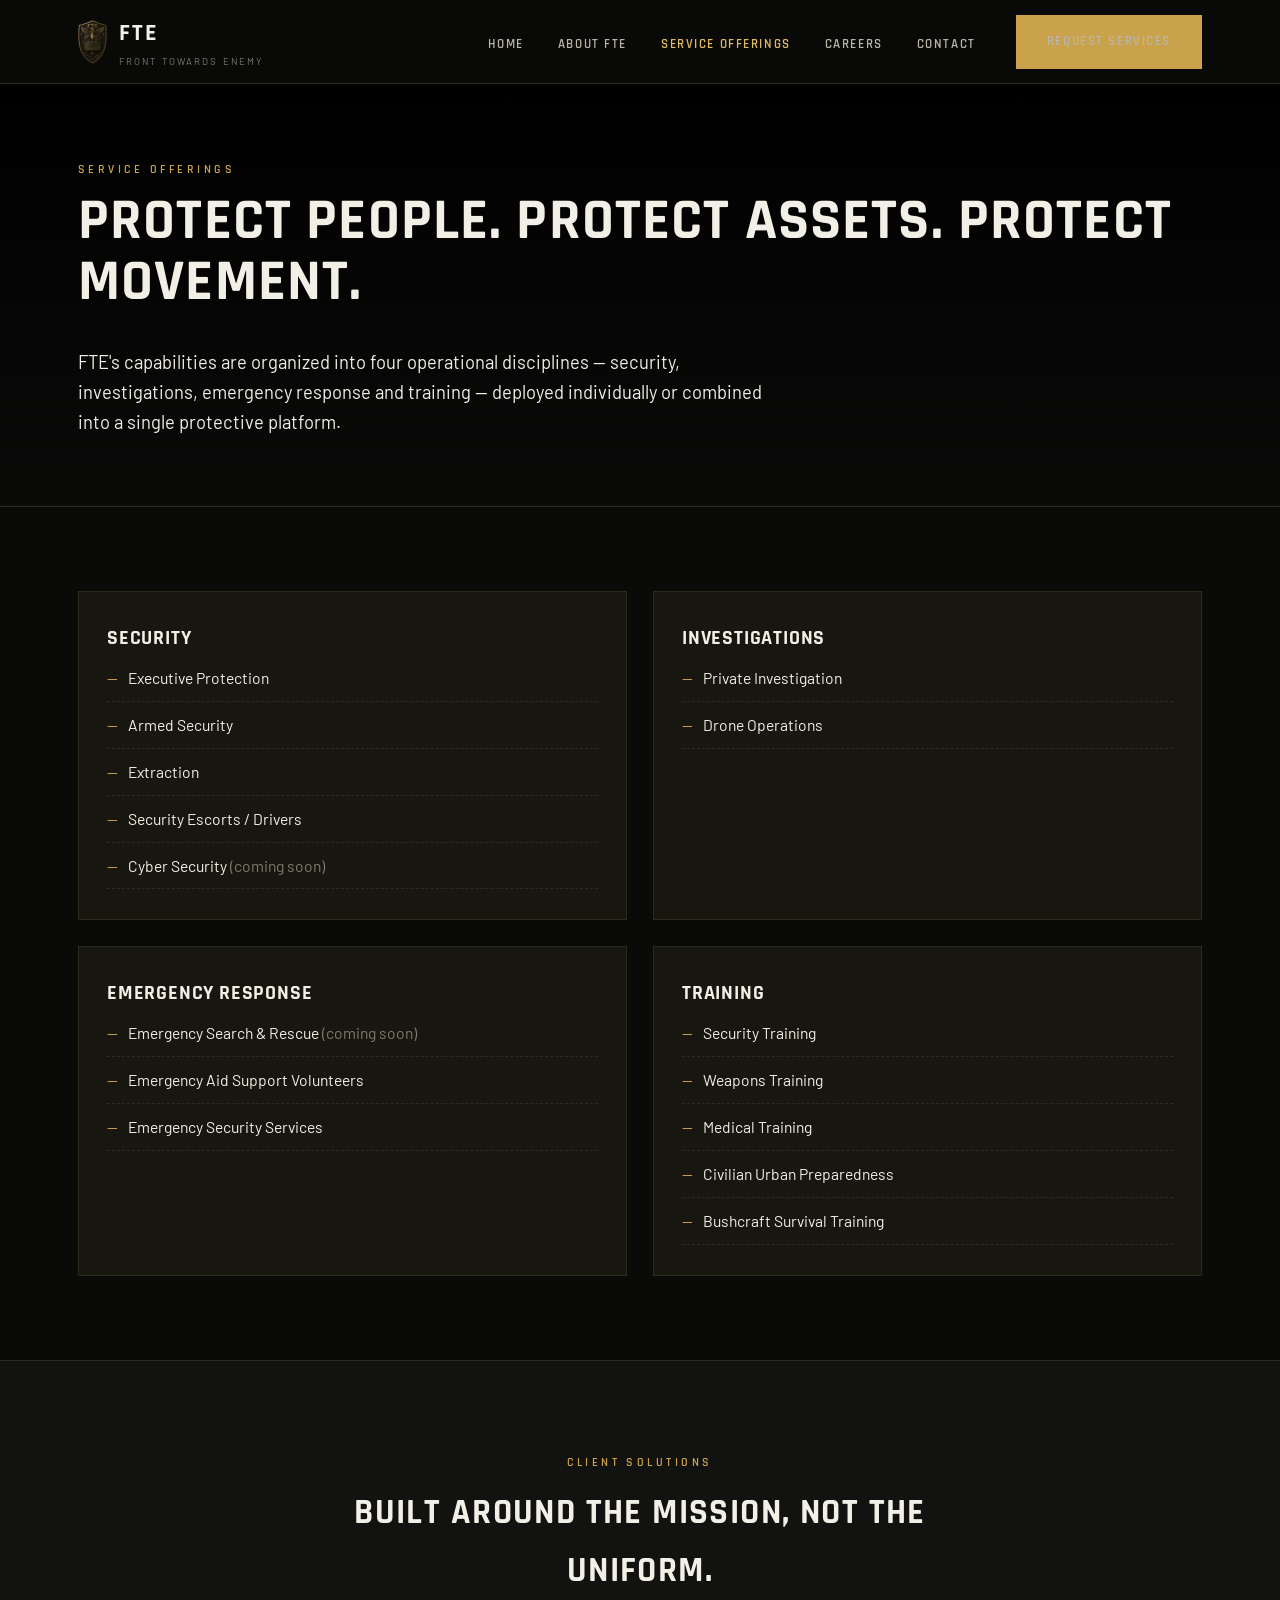
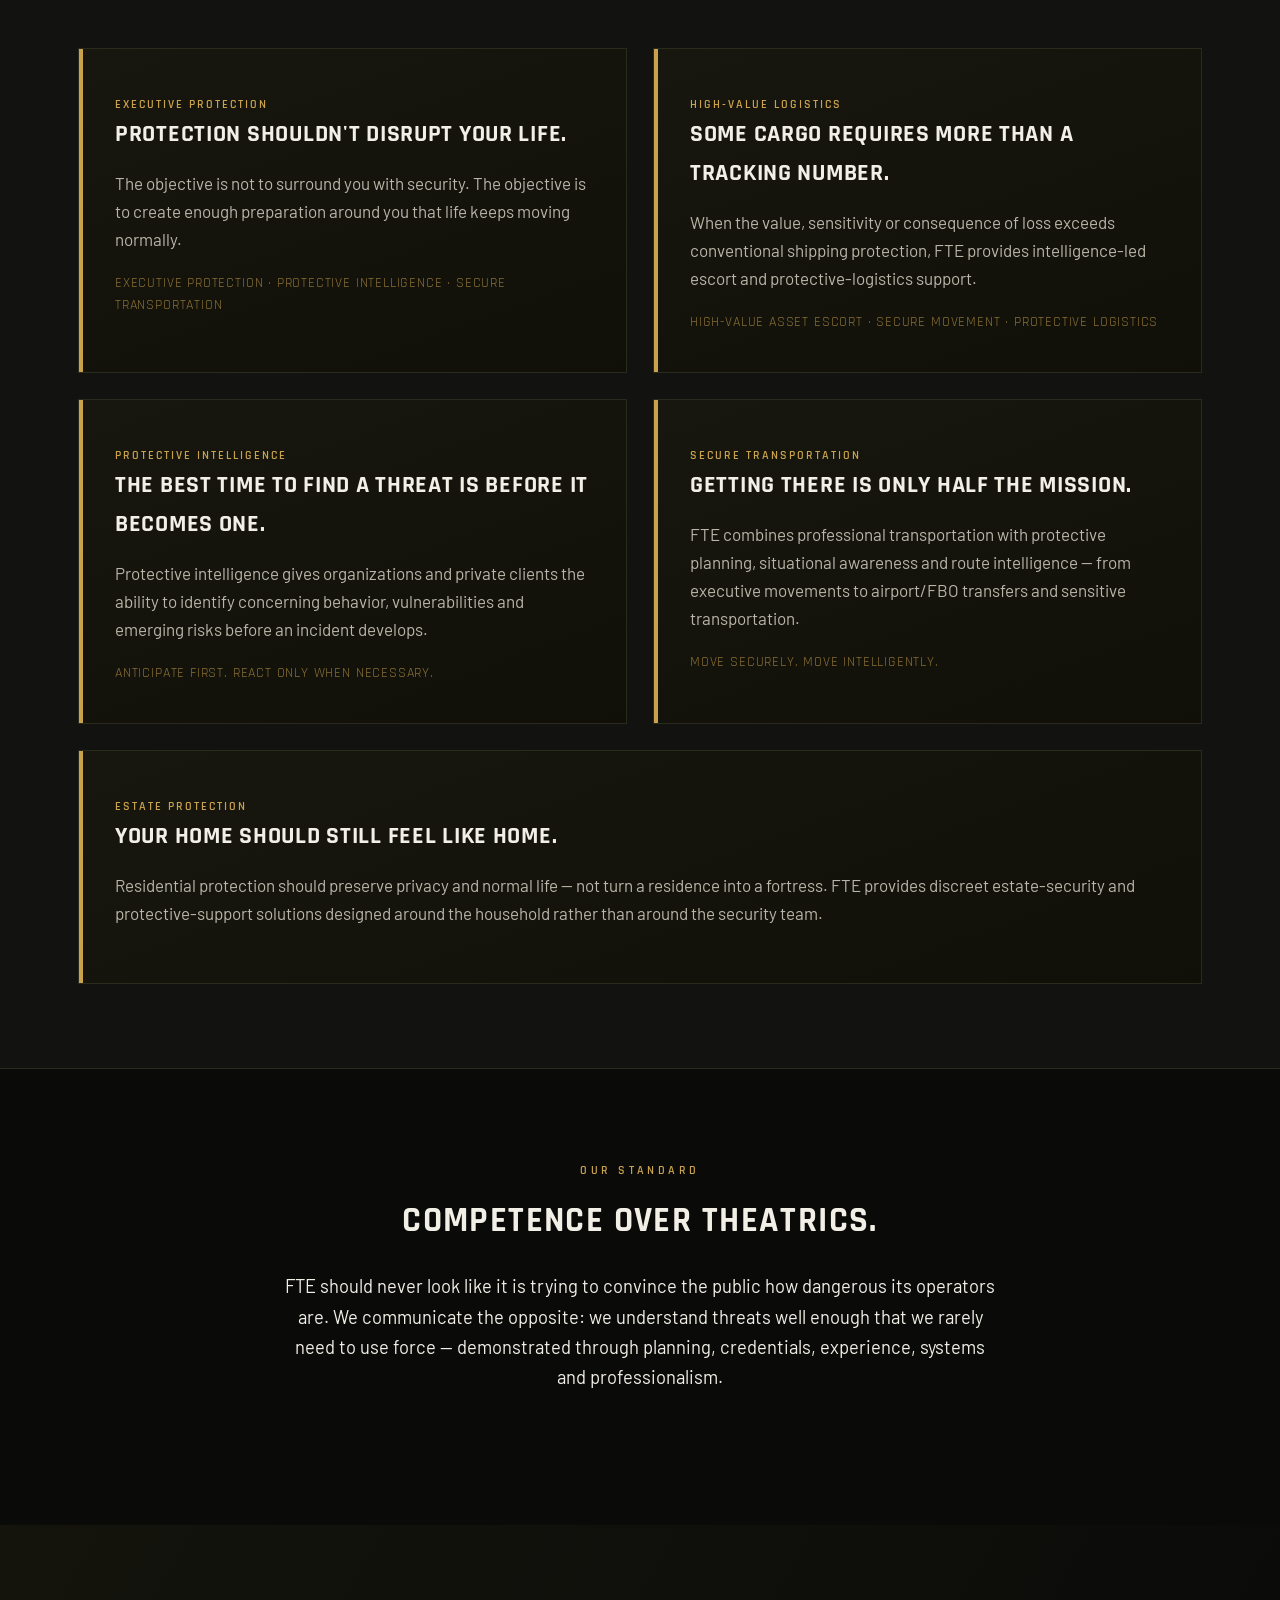
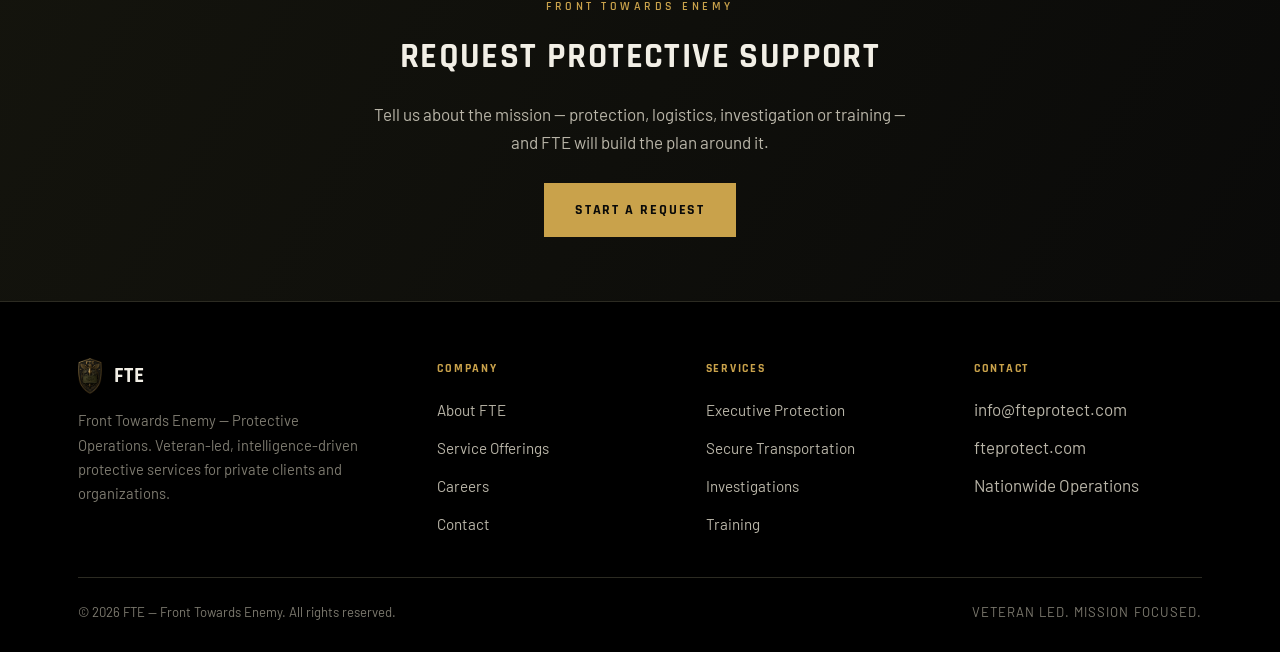
<file: services.html>
<!DOCTYPE html>
<html lang="en">
<head>
<meta charset="UTF-8">
<meta name="viewport" content="width=device-width, initial-scale=1.0">
<title>Service Offerings | FTE — Front Towards Enemy</title>
<meta name="description" content="FTE service offerings: executive protection, armed security, secure transportation, investigations, drone operations, emergency response and protective training.">
<link rel="preconnect" href="https://fonts.googleapis.com">
<link rel="preconnect" href="https://fonts.gstatic.com" crossorigin>
<link href="https://fonts.googleapis.com/css2?family=Rajdhani:wght@500;600;700&family=Barlow:wght@400;500;600&display=swap" rel="stylesheet">
<link rel="stylesheet" href="css/styles.css">
</head>
<body>

<header class="site-header">
  <div class="nav-wrap">
    <a href="index.html" class="brand">
      <img src="assets/images/fte-badge.png" alt="FTE Front Towards Enemy badge">
      <span>FTE<small>Front Towards Enemy</small></span>
    </a>
    <button class="nav-toggle" aria-label="Toggle navigation">☰</button>
    <ul class="nav-links">
      <li><a href="index.html">Home</a></li>
      <li><a href="about.html">About FTE</a></li>
      <li><a href="services.html" class="active">Service Offerings</a></li>
      <li><a href="careers.html">Careers</a></li>
      <li><a href="contact.html">Contact</a></li>
      <li><a href="contact.html" class="btn btn-primary">Request Services</a></li>
    </ul>
  </div>
</header>

<section class="page-header">
  <div class="container">
    <span class="eyebrow">Service Offerings</span>
    <h1>Protect People. Protect Assets. Protect Movement.</h1>
    <p class="lede">FTE's capabilities are organized into four operational disciplines — security, investigations, emergency response and training — deployed individually or combined into a single protective platform.</p>
  </div>
</section>

<section class="section">
  <div class="container">
    <div class="grid grid-2" style="gap: 26px;">

      <div class="card">
        <h3>Security</h3>
        <ul class="tag-list">
          <li>Executive Protection</li>
          <li>Armed Security</li>
          <li>Extraction</li>
          <li>Security Escorts / Drivers</li>
          <li>Cyber Security <em style="color:var(--color-gray-dim); font-style:normal;">(coming soon)</em></li>
        </ul>
      </div>

      <div class="card">
        <h3>Investigations</h3>
        <ul class="tag-list">
          <li>Private Investigation</li>
          <li>Drone Operations</li>
        </ul>
      </div>

      <div class="card">
        <h3>Emergency Response</h3>
        <ul class="tag-list">
          <li>Emergency Search &amp; Rescue <em style="color:var(--color-gray-dim); font-style:normal;">(coming soon)</em></li>
          <li>Emergency Aid Support Volunteers</li>
          <li>Emergency Security Services</li>
        </ul>
      </div>

      <div class="card">
        <h3>Training</h3>
        <ul class="tag-list">
          <li>Security Training</li>
          <li>Weapons Training</li>
          <li>Medical Training</li>
          <li>Civilian Urban Preparedness</li>
          <li>Bushcraft Survival Training</li>
        </ul>
      </div>

    </div>
  </div>
</section>

<section class="section section--panel">
  <div class="container">
    <div class="section-head center">
      <span class="eyebrow">Client Solutions</span>
      <h2>Built Around the Mission, Not the Uniform.</h2>
    </div>
    <div class="grid grid-2" style="gap:26px;">
      <div class="callout">
        <span class="sub">Executive Protection</span>
        <h3>Protection Shouldn't Disrupt Your Life.</h3>
        <p>The objective is not to surround you with security. The objective is to create enough preparation around you that life keeps moving normally.</p>
        <p style="color: var(--color-gold-dim); font-family: var(--font-head); letter-spacing: 0.06em; font-size:0.85rem; text-transform:uppercase; margin-bottom:0;">Executive Protection · Protective Intelligence · Secure Transportation</p>
      </div>
      <div class="callout">
        <span class="sub">High-Value Logistics</span>
        <h3>Some Cargo Requires More Than a Tracking Number.</h3>
        <p>When the value, sensitivity or consequence of loss exceeds conventional shipping protection, FTE provides intelligence-led escort and protective-logistics support.</p>
        <p style="color: var(--color-gold-dim); font-family: var(--font-head); letter-spacing: 0.06em; font-size:0.85rem; text-transform:uppercase; margin-bottom:0;">High-Value Asset Escort · Secure Movement · Protective Logistics</p>
      </div>
      <div class="callout">
        <span class="sub">Protective Intelligence</span>
        <h3>The Best Time to Find a Threat Is Before It Becomes One.</h3>
        <p>Protective intelligence gives organizations and private clients the ability to identify concerning behavior, vulnerabilities and emerging risks before an incident develops.</p>
        <p style="color: var(--color-gold-dim); font-family: var(--font-head); letter-spacing: 0.06em; font-size:0.85rem; text-transform:uppercase; margin-bottom:0;">Anticipate First. React Only When Necessary.</p>
      </div>
      <div class="callout">
        <span class="sub">Secure Transportation</span>
        <h3>Getting There Is Only Half the Mission.</h3>
        <p>FTE combines professional transportation with protective planning, situational awareness and route intelligence — from executive movements to airport/FBO transfers and sensitive transportation.</p>
        <p style="color: var(--color-gold-dim); font-family: var(--font-head); letter-spacing: 0.06em; font-size:0.85rem; text-transform:uppercase; margin-bottom:0;">Move Securely. Move Intelligently.</p>
      </div>
      <div class="callout" style="grid-column: 1 / -1;">
        <span class="sub">Estate Protection</span>
        <h3>Your Home Should Still Feel Like Home.</h3>
        <p>Residential protection should preserve privacy and normal life — not turn a residence into a fortress. FTE provides discreet estate-security and protective-support solutions designed around the household rather than around the security team.</p>
      </div>
    </div>
  </div>
</section>

<section class="section section--last">
  <div class="container">
    <div class="section-head center">
      <span class="eyebrow">Our Standard</span>
      <h2>Competence Over Theatrics.</h2>
      <p class="lede" style="margin: 0 auto;">FTE should never look like it is trying to convince the public how dangerous its operators are. We communicate the opposite: we understand threats well enough that we rarely need to use force — demonstrated through planning, credentials, experience, systems and professionalism.</p>
    </div>
  </div>
</section>

<section class="cta-band">
  <div class="container">
    <span class="eyebrow">Front Towards Enemy</span>
    <h2>Request Protective Support</h2>
    <p>Tell us about the mission — protection, logistics, investigation or training — and FTE will build the plan around it.</p>
    <a href="contact.html" class="btn btn-primary">Start a Request</a>
  </div>
</section>

<footer class="site-footer">
  <div class="container">
    <div class="footer-grid">
      <div>
        <div class="footer-brand">
          <img src="assets/images/fte-badge.png" alt="FTE badge">
          <span>FTE</span>
        </div>
        <p class="footer-tag">Front Towards Enemy — Protective Operations. Veteran-led, intelligence-driven protective services for private clients and organizations.</p>
      </div>
      <div class="footer-col">
        <h4>Company</h4>
        <ul>
          <li><a href="about.html">About FTE</a></li>
          <li><a href="services.html">Service Offerings</a></li>
          <li><a href="careers.html">Careers</a></li>
          <li><a href="contact.html">Contact</a></li>
        </ul>
      </div>
      <div class="footer-col">
        <h4>Services</h4>
        <ul>
          <li><a href="services.html">Executive Protection</a></li>
          <li><a href="services.html">Secure Transportation</a></li>
          <li><a href="services.html">Investigations</a></li>
          <li><a href="services.html">Training</a></li>
        </ul>
      </div>
      <div class="footer-col">
        <h4>Contact</h4>
        <ul>
          <li>info@fteprotect.com</li>
          <li>fteprotect.com</li>
          <li>Nationwide Operations</li>
        </ul>
      </div>
    </div>
    <div class="footer-bottom">
      <span>&copy; 2026 FTE — Front Towards Enemy. All rights reserved.</span>
      <span class="flags">Veteran Led. Mission Focused.</span>
    </div>
  </div>
</footer>

<script src="js/main.js"></script>
</body>
</html>
</file>
<file: css/styles.css>
/* ============================================================
   FTE — FRONT TOWARDS ENEMY
   Global Stylesheet
   ============================================================ */

:root {
  /* Colors */
  --color-black: #0a0a09;
  --color-black-soft: #121210;
  --color-panel: #17170f;
  --color-panel-border: #2a2a1d;
  --color-gold: #c9a24b;
  --color-gold-bright: #e0bb63;
  --color-gold-dim: #8a6f34;
  --color-olive: #4d4a34;
  --color-white: #f2efe6;
  --color-gray: #b9b5a8;
  --color-gray-dim: #7d7a6f;
  --color-line: #2c2b22;

  /* Type */
  --font-display: "Rajdhani", "Arial Narrow", sans-serif;
  --font-head: "Rajdhani", "Arial Narrow", sans-serif;
  --font-body: "Barlow", "Segoe UI", Arial, sans-serif;

  --container: 1180px;
}

* { box-sizing: border-box; }
html { scroll-behavior: smooth; }

body {
  margin: 0;
  background: var(--color-black);
  color: var(--color-gray);
  font-family: var(--font-body);
  font-size: 17px;
  line-height: 1.65;
  -webkit-font-smoothing: antialiased;
}

img { max-width: 100%; display: block; }

a { color: var(--color-gold); text-decoration: none; transition: color .2s ease; }
a:hover { color: var(--color-gold-bright); }

h1, h2, h3, h4 {
  font-family: var(--font-head);
  color: var(--color-white);
  text-transform: uppercase;
  letter-spacing: 0.04em;
  margin: 0 0 0.6em;
  font-weight: 700;
}

h1 { font-size: clamp(2.4rem, 5vw, 3.6rem); line-height: 1.05; letter-spacing: 0.02em; }
h2 { font-size: clamp(1.6rem, 3vw, 2.2rem); }
h3 { font-size: 1.25rem; }

p { margin: 0 0 1.1em; }

.eyebrow {
  display: inline-block;
  font-family: var(--font-head);
  font-weight: 600;
  font-size: 0.78rem;
  letter-spacing: 0.28em;
  text-transform: uppercase;
  color: var(--color-gold);
  margin-bottom: 0.9em;
}

.container {
  max-width: var(--container);
  margin: 0 auto;
  padding: 0 28px;
}

.section {
  padding: 84px 0;
  border-bottom: 1px solid var(--color-line);
}
.section--tight { padding: 56px 0; }
.section--panel { background: var(--color-black-soft); }
.section--last { border-bottom: none; }

.section-head {
  max-width: 720px;
  margin-bottom: 48px;
}
.section-head.center { margin-left: auto; margin-right: auto; text-align: center; }

.lede {
  font-size: 1.15rem;
  color: var(--color-white);
}

/* ---------- Buttons ---------- */
.btn {
  display: inline-flex;
  align-items: center;
  gap: 10px;
  font-family: var(--font-head);
  font-weight: 600;
  font-size: 0.85rem;
  letter-spacing: 0.14em;
  text-transform: uppercase;
  padding: 15px 30px;
  border: 1px solid transparent;
  cursor: pointer;
  transition: all .2s ease;
}
.btn-primary {
  background: var(--color-gold);
  color: var(--color-black);
  font-weight: 700;
}
.btn-primary:hover { background: var(--color-gold-bright); color: var(--color-black); }
.btn-outline {
  border-color: var(--color-gold-dim);
  color: var(--color-white);
  background: transparent;
}
.btn-outline:hover { border-color: var(--color-gold); color: var(--color-gold-bright); }

/* ---------- Header / Nav ---------- */
.site-header {
  position: sticky;
  top: 0;
  z-index: 100;
  background: rgba(10, 10, 9, 0.92);
  backdrop-filter: blur(6px);
  border-bottom: 1px solid var(--color-line);
}
.nav-wrap {
  max-width: var(--container);
  margin: 0 auto;
  padding: 14px 28px;
  display: flex;
  align-items: center;
  justify-content: space-between;
}
.brand {
  display: flex;
  align-items: center;
  gap: 12px;
  color: var(--color-white);
  font-family: var(--font-display);
  font-weight: 700;
  font-size: 1.5rem;
  letter-spacing: 0.08em;
}
.brand img { height: 44px; width: auto; }
.brand small {
  display: block;
  font-family: var(--font-body);
  font-size: 0.6rem;
  letter-spacing: 0.22em;
  color: var(--color-gray-dim);
  text-transform: uppercase;
  font-weight: 400;
}
.brand:hover { color: var(--color-white); }

.nav-links {
  display: flex;
  align-items: center;
  gap: 34px;
  list-style: none;
  margin: 0;
  padding: 0;
}
.nav-links a {
  font-family: var(--font-head);
  font-weight: 600;
  font-size: 0.82rem;
  letter-spacing: 0.12em;
  text-transform: uppercase;
  color: var(--color-gray);
}
.nav-links a:hover, .nav-links a.active { color: var(--color-gold-bright); }
.nav-links .btn { margin-left: 6px; }

.nav-toggle {
  display: none;
  background: none;
  border: 1px solid var(--color-panel-border);
  color: var(--color-white);
  font-size: 1.2rem;
  padding: 8px 12px;
  cursor: pointer;
}

@media (max-width: 860px) {
  .nav-toggle { display: block; }
  .nav-links {
    position: absolute;
    top: 100%;
    left: 0;
    right: 0;
    background: var(--color-black-soft);
    border-bottom: 1px solid var(--color-line);
    flex-direction: column;
    align-items: flex-start;
    gap: 0;
    max-height: 0;
    overflow: hidden;
    transition: max-height .25s ease;
  }
  .nav-links.open { max-height: 480px; }
  .nav-links li { width: 100%; }
  .nav-links a { display: block; padding: 16px 28px; border-bottom: 1px solid var(--color-line); width: 100%; }
  .nav-links .btn { margin: 16px 28px; }
}

/* ---------- Hero ---------- */
.hero {
  position: relative;
  padding: 110px 0 90px;
  background:
    radial-gradient(ellipse at 70% 0%, rgba(201,162,75,0.10), transparent 55%),
    linear-gradient(180deg, #000000 0%, #0a0a09 100%);
  border-bottom: 1px solid var(--color-line);
  overflow: hidden;
}
.hero-grid {
  display: grid;
  grid-template-columns: 1.15fr 0.85fr;
  gap: 56px;
  align-items: center;
}
.hero h1 { color: var(--color-white); }
.hero h1 span { color: var(--color-gold); }
.hero-sub {
  font-size: 1.15rem;
  color: var(--color-gray);
  max-width: 560px;
  margin-bottom: 1.6em;
}
.hero-tagline {
  font-family: var(--font-head);
  font-weight: 600;
  letter-spacing: 0.18em;
  text-transform: uppercase;
  font-size: 0.95rem;
  color: var(--color-white);
  border-top: 1px solid var(--color-line);
  border-bottom: 1px solid var(--color-line);
  padding: 16px 0;
  margin: 28px 0 32px;
}
.hero-cta { display: flex; gap: 16px; flex-wrap: wrap; }
.hero-badge { text-align: center; }
.hero-badge img { max-width: 340px; margin: 0 auto; filter: drop-shadow(0 20px 40px rgba(0,0,0,0.6)); }

@media (max-width: 860px) {
  .hero-grid { grid-template-columns: 1fr; }
  .hero-badge { order: -1; }
  .hero-badge img { max-width: 220px; }
}

/* ---------- Page header (interior pages) ---------- */
.page-header {
  padding: 68px 0 48px;
  background: linear-gradient(180deg, #000000 0%, #0a0a09 100%);
  border-bottom: 1px solid var(--color-line);
}
.page-header .lede { max-width: 700px; }

/* ---------- Cards / grids ---------- */
.grid {
  display: grid;
  gap: 26px;
}
.grid-2 { grid-template-columns: repeat(2, 1fr); }
.grid-3 { grid-template-columns: repeat(3, 1fr); }
.grid-4 { grid-template-columns: repeat(4, 1fr); }

@media (max-width: 900px) {
  .grid-3, .grid-4 { grid-template-columns: repeat(2, 1fr); }
}
@media (max-width: 600px) {
  .grid-2, .grid-3, .grid-4 { grid-template-columns: 1fr; }
}

.card {
  background: var(--color-panel);
  border: 1px solid var(--color-panel-border);
  padding: 30px 28px;
}
.card h3 { margin-bottom: 0.5em; }
.card p:last-child { margin-bottom: 0; }
.card .icon {
  color: var(--color-gold);
  font-family: var(--font-display);
  font-weight: 700;
  font-size: 1.7rem;
  margin-bottom: 14px;
  letter-spacing: 0.04em;
}

.tag-list {
  list-style: none;
  margin: 0;
  padding: 0;
  display: grid;
  gap: 10px;
}
.tag-list li {
  border-bottom: 1px dashed var(--color-line);
  padding-bottom: 10px;
  color: var(--color-white);
  font-size: 0.98rem;
}
.tag-list li::before {
  content: "—";
  color: var(--color-gold);
  margin-right: 10px;
}

.check-list {
  list-style: none;
  margin: 0;
  padding: 0;
  display: grid;
  gap: 12px;
}
.check-list li {
  padding-left: 30px;
  position: relative;
  color: var(--color-white);
}
.check-list li::before {
  content: "✓";
  position: absolute;
  left: 0;
  top: 0;
  color: var(--color-gold);
  font-weight: 700;
}

/* ---------- Quote / statement blocks ---------- */
.statement {
  text-align: center;
  padding: 90px 0;
  background: var(--color-black-soft);
  border-bottom: 1px solid var(--color-line);
}
.statement h2 {
  max-width: 900px;
  margin: 0 auto 0.5em;
  font-size: clamp(1.5rem, 3.4vw, 2.4rem);
}
.statement p {
  max-width: 640px;
  margin: 0 auto;
  color: var(--color-gray);
  font-size: 1.05rem;
}

/* ---------- Ad / callout blocks ---------- */
.callout {
  border: 1px solid var(--color-panel-border);
  background: linear-gradient(160deg, var(--color-panel) 0%, #101008 100%);
  padding: 38px 36px;
  position: relative;
}
.callout::before {
  content: "";
  position: absolute;
  top: 0; left: 0;
  width: 4px; height: 100%;
  background: var(--color-gold);
}
.callout h3 {
  font-family: var(--font-display);
  font-size: 1.5rem;
  letter-spacing: 0.03em;
}
.callout .sub {
  font-family: var(--font-head);
  font-weight: 600;
  font-size: 0.78rem;
  letter-spacing: 0.16em;
  text-transform: uppercase;
  color: var(--color-gold);
}

/* ---------- Bio blocks ---------- */
.bio {
  border-top: 1px solid var(--color-line);
  padding: 34px 0;
}
.bio:first-of-type { border-top: none; padding-top: 0; }
.bio h3 { margin-bottom: 6px; }
.bio .role {
  font-family: var(--font-head);
  font-weight: 600;
  font-size: 0.8rem;
  letter-spacing: 0.14em;
  text-transform: uppercase;
  color: var(--color-gold);
  margin-bottom: 12px;
  display: block;
}

/* ---------- Steps ---------- */
.steps {
  display: grid;
  grid-template-columns: repeat(4, 1fr);
  gap: 20px;
}
@media (max-width: 760px) { .steps { grid-template-columns: repeat(2, 1fr); } }
.step {
  text-align: center;
  padding: 26px 16px;
  border: 1px solid var(--color-panel-border);
}
.step .num {
  font-family: var(--font-display);
  font-weight: 700;
  font-size: 2rem;
  color: var(--color-gold);
  display: block;
  margin-bottom: 6px;
}
.step .label {
  font-family: var(--font-head);
  font-weight: 600;
  letter-spacing: 0.1em;
  text-transform: uppercase;
  font-size: 0.85rem;
  color: var(--color-white);
}

/* ---------- Forms ---------- */
.form-grid {
  display: grid;
  grid-template-columns: 1fr 1fr;
  gap: 20px;
}
.form-grid .full { grid-column: 1 / -1; }
@media (max-width: 700px) { .form-grid { grid-template-columns: 1fr; } }

label {
  display: block;
  font-family: var(--font-head);
  font-weight: 600;
  font-size: 0.75rem;
  letter-spacing: 0.12em;
  text-transform: uppercase;
  color: var(--color-gray);
  margin-bottom: 8px;
}
input, select, textarea {
  width: 100%;
  background: var(--color-panel);
  border: 1px solid var(--color-panel-border);
  color: var(--color-white);
  padding: 13px 14px;
  font-family: var(--font-body);
  font-size: 0.98rem;
}
input:focus, select:focus, textarea:focus {
  outline: none;
  border-color: var(--color-gold);
}
textarea { resize: vertical; min-height: 130px; }

.contact-info {
  display: grid;
  gap: 22px;
}
.contact-info .item {
  border-left: 2px solid var(--color-gold-dim);
  padding-left: 18px;
}
.contact-info .item .k {
  font-family: var(--font-head);
  font-weight: 600;
  letter-spacing: 0.1em;
  text-transform: uppercase;
  font-size: 0.75rem;
  color: var(--color-gold);
  display: block;
  margin-bottom: 4px;
}
.contact-info .item .v { color: var(--color-white); font-size: 1.02rem; }

/* ---------- CTA band ---------- */
.cta-band {
  background: linear-gradient(120deg, #14140d 0%, #0a0a09 100%);
  padding: 64px 0;
  text-align: center;
}
.cta-band h2 { margin-bottom: 0.4em; }
.cta-band p { color: var(--color-gray); max-width: 560px; margin: 0 auto 1.6em; }

/* ---------- Footer ---------- */
.site-footer {
  background: #000000;
  padding: 56px 0 28px;
  border-top: 1px solid var(--color-line);
}
.footer-grid {
  display: grid;
  grid-template-columns: 1.4fr 1fr 1fr 1fr;
  gap: 40px;
  margin-bottom: 40px;
}
@media (max-width: 760px) { .footer-grid { grid-template-columns: 1fr 1fr; } }
.footer-brand {
  display: flex;
  align-items: center;
  gap: 12px;
  color: var(--color-white);
  font-family: var(--font-display);
  font-weight: 700;
  font-size: 1.3rem;
  letter-spacing: 0.06em;
  margin-bottom: 14px;
}
.footer-brand img { height: 36px; }
.footer-tag { color: var(--color-gray-dim); font-size: 0.92rem; max-width: 280px; }
.footer-col h4 {
  font-size: 0.78rem;
  letter-spacing: 0.14em;
  color: var(--color-gold);
  margin-bottom: 16px;
}
.footer-col ul { list-style: none; margin: 0; padding: 0; display: grid; gap: 10px; }
.footer-col a { color: var(--color-gray); font-size: 0.95rem; }
.footer-col a:hover { color: var(--color-gold-bright); }
.footer-bottom {
  border-top: 1px solid var(--color-line);
  padding-top: 24px;
  display: flex;
  justify-content: space-between;
  flex-wrap: wrap;
  gap: 12px;
  font-size: 0.82rem;
  color: var(--color-gray-dim);
}
.footer-bottom .flags { letter-spacing: 0.08em; text-transform: uppercase; }

/* ---------- Utility ---------- */
.text-center { text-align: center; }
.mt-0 { margin-top: 0; }
.mb-0 { margin-bottom: 0; }
</file>
